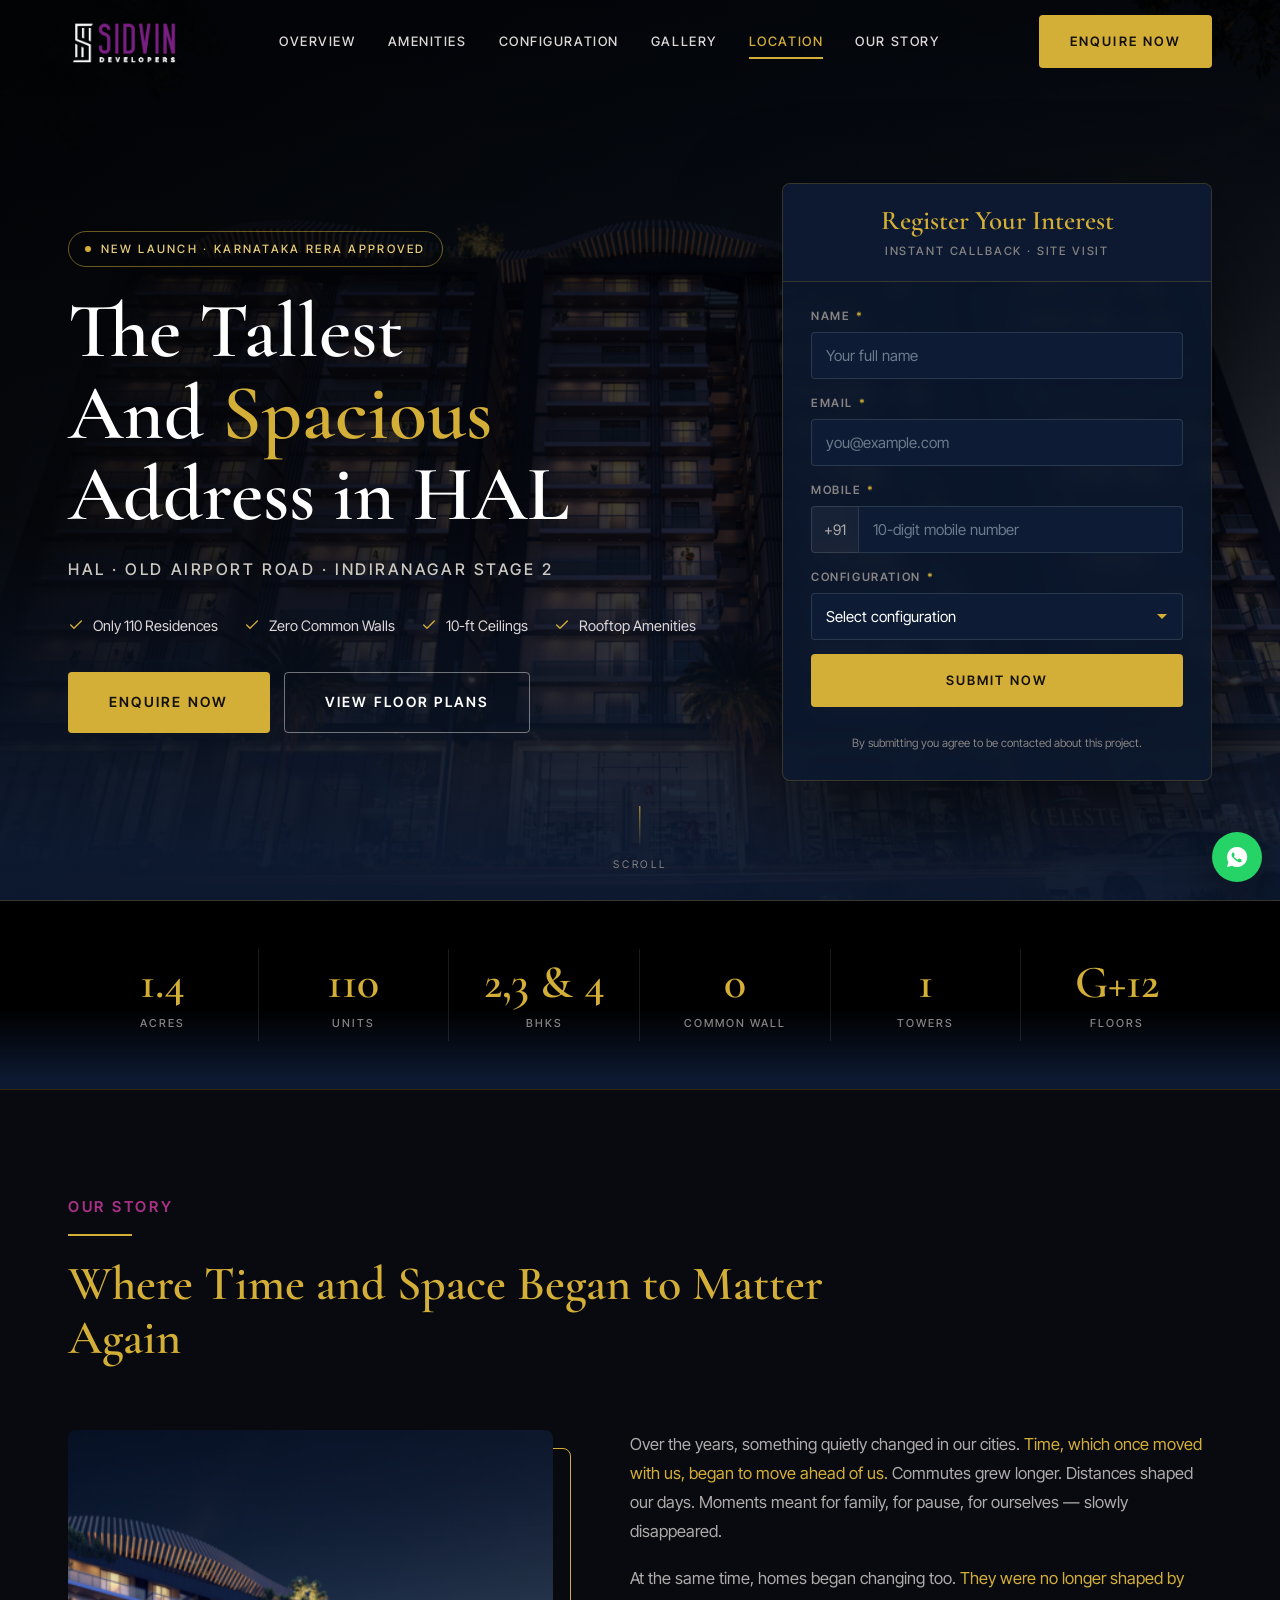
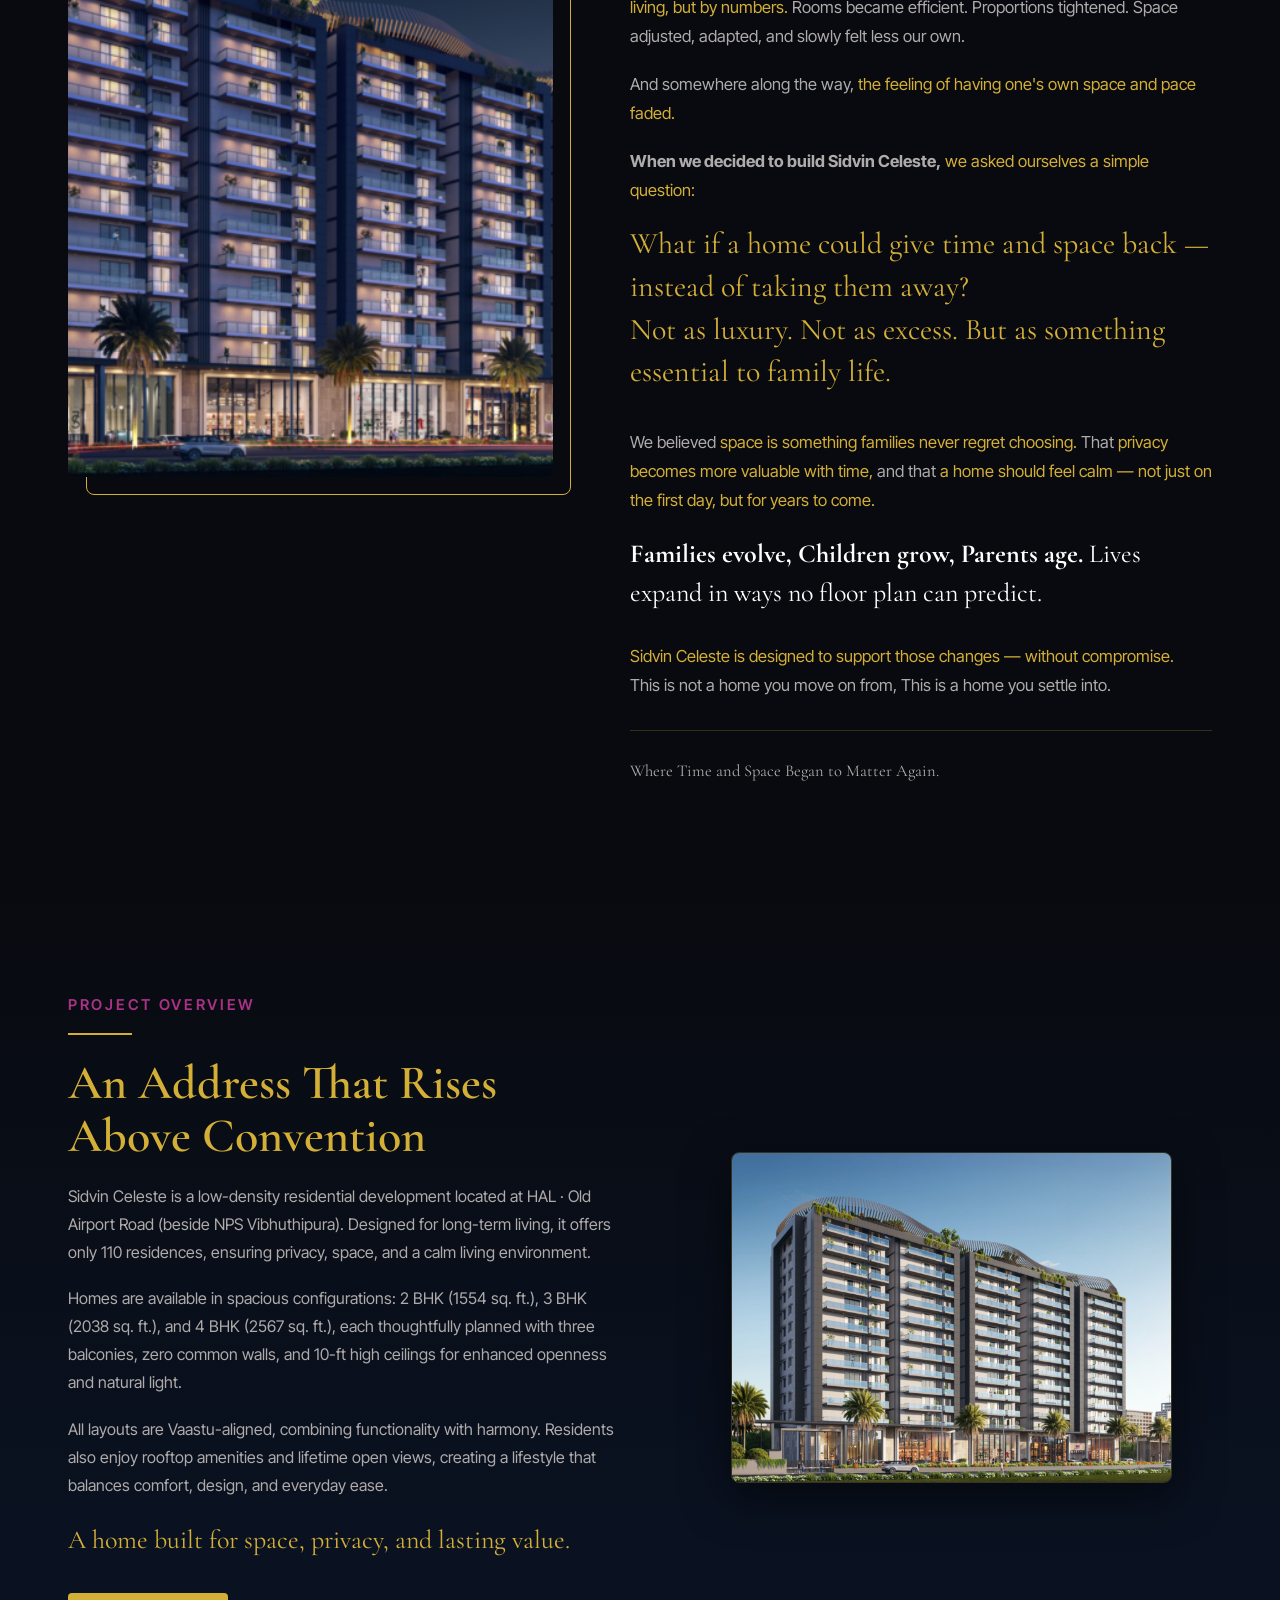
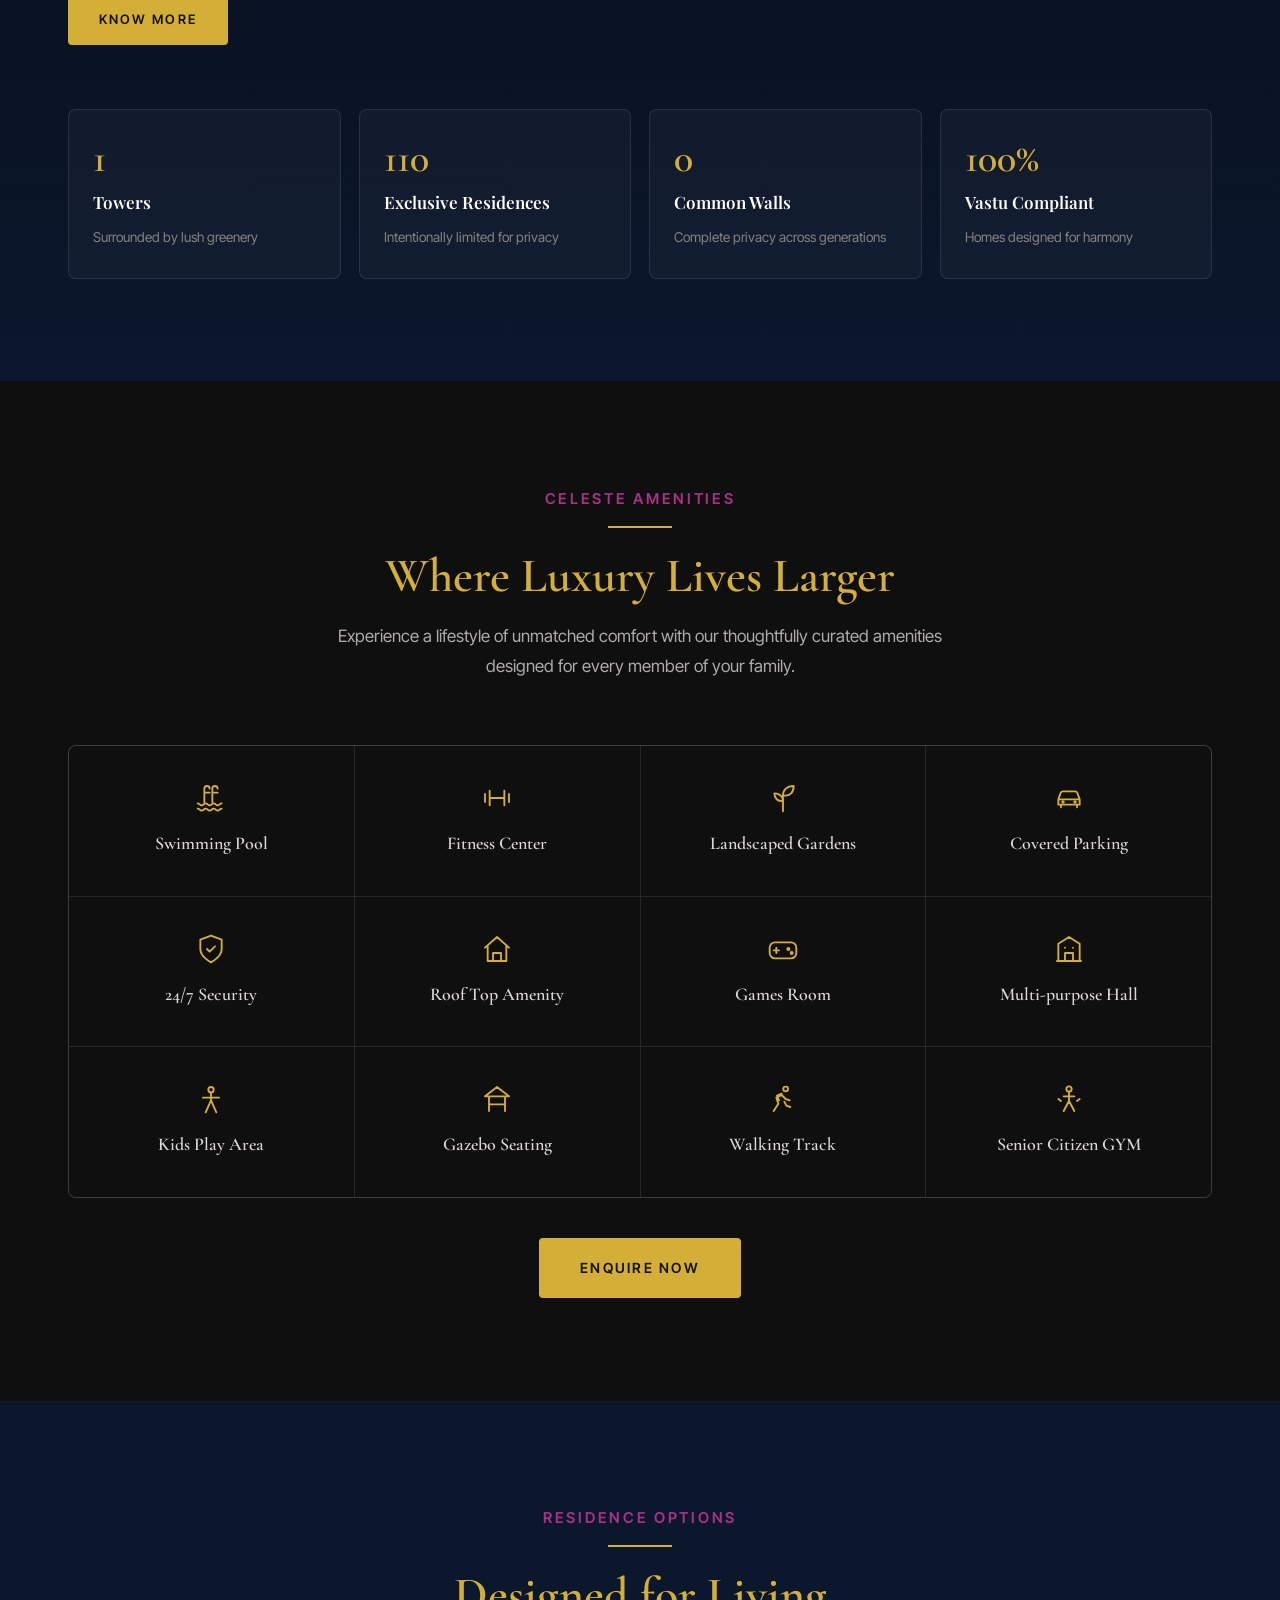
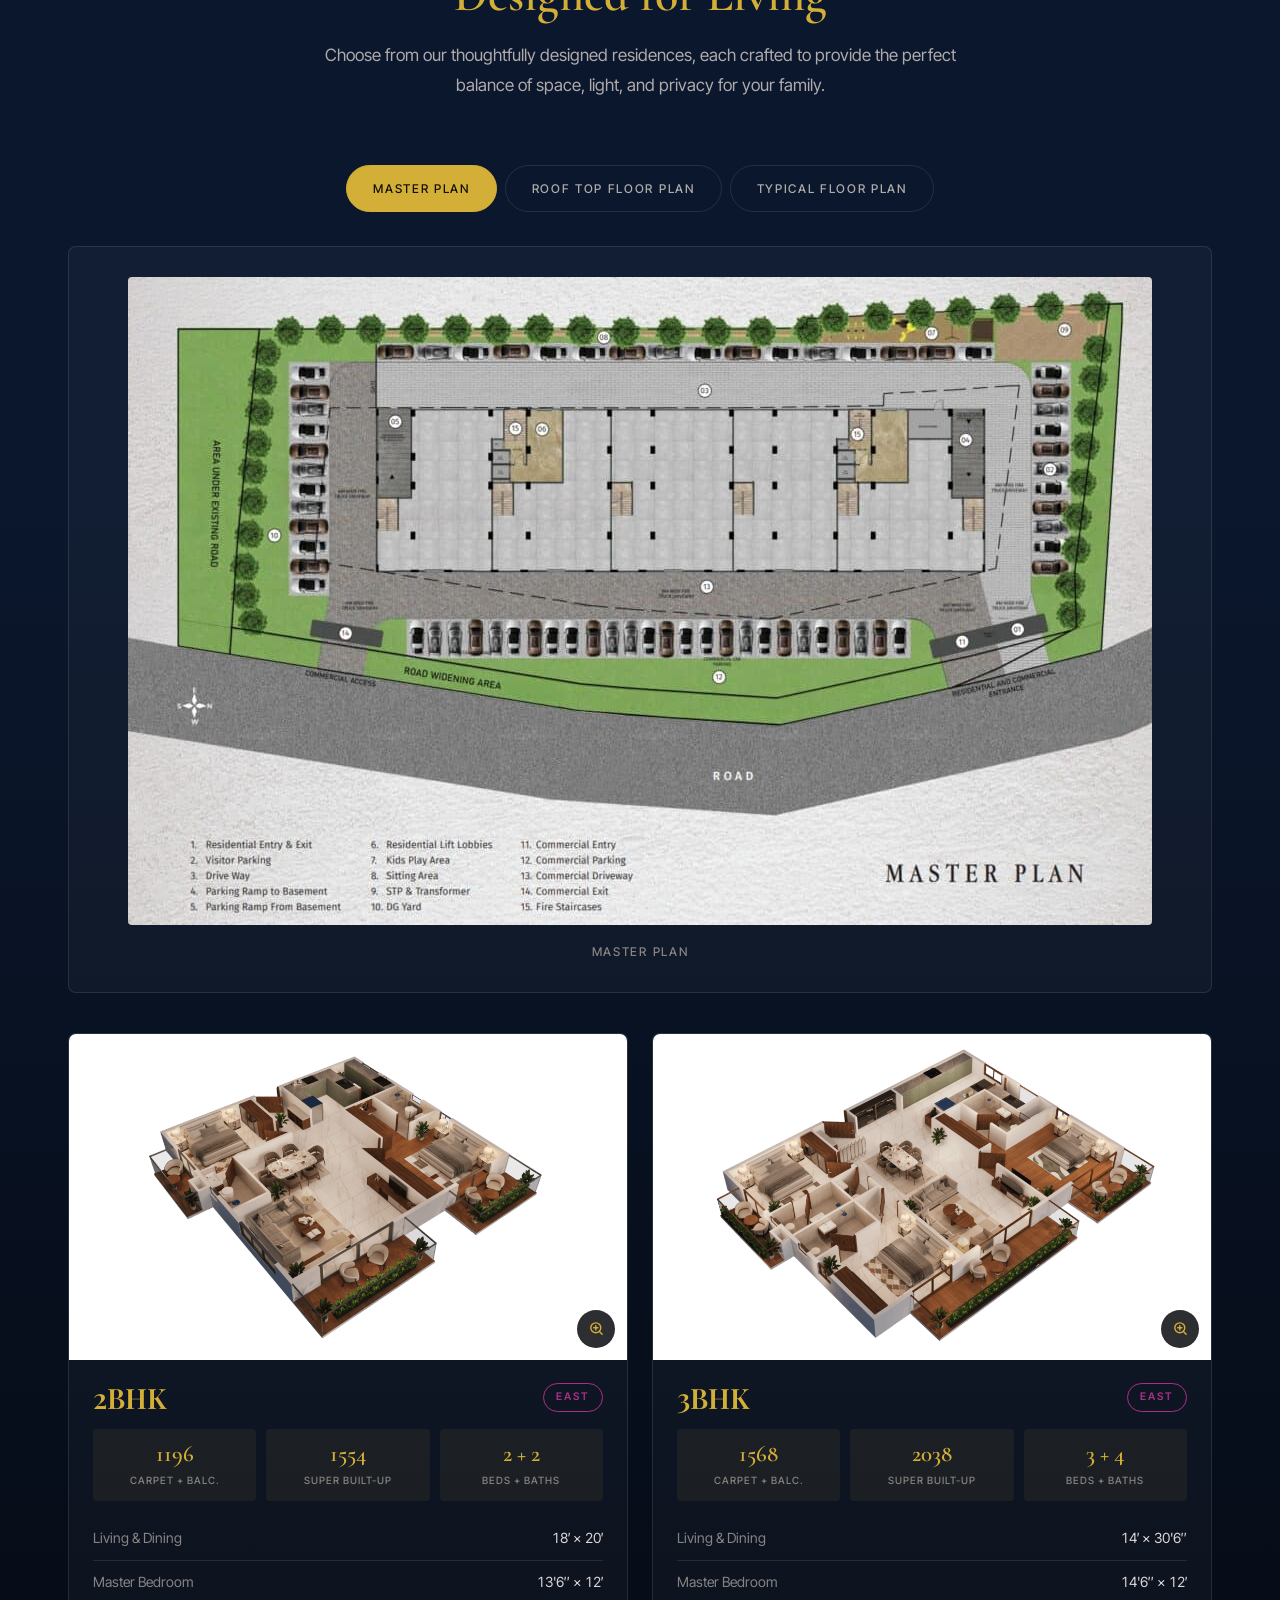
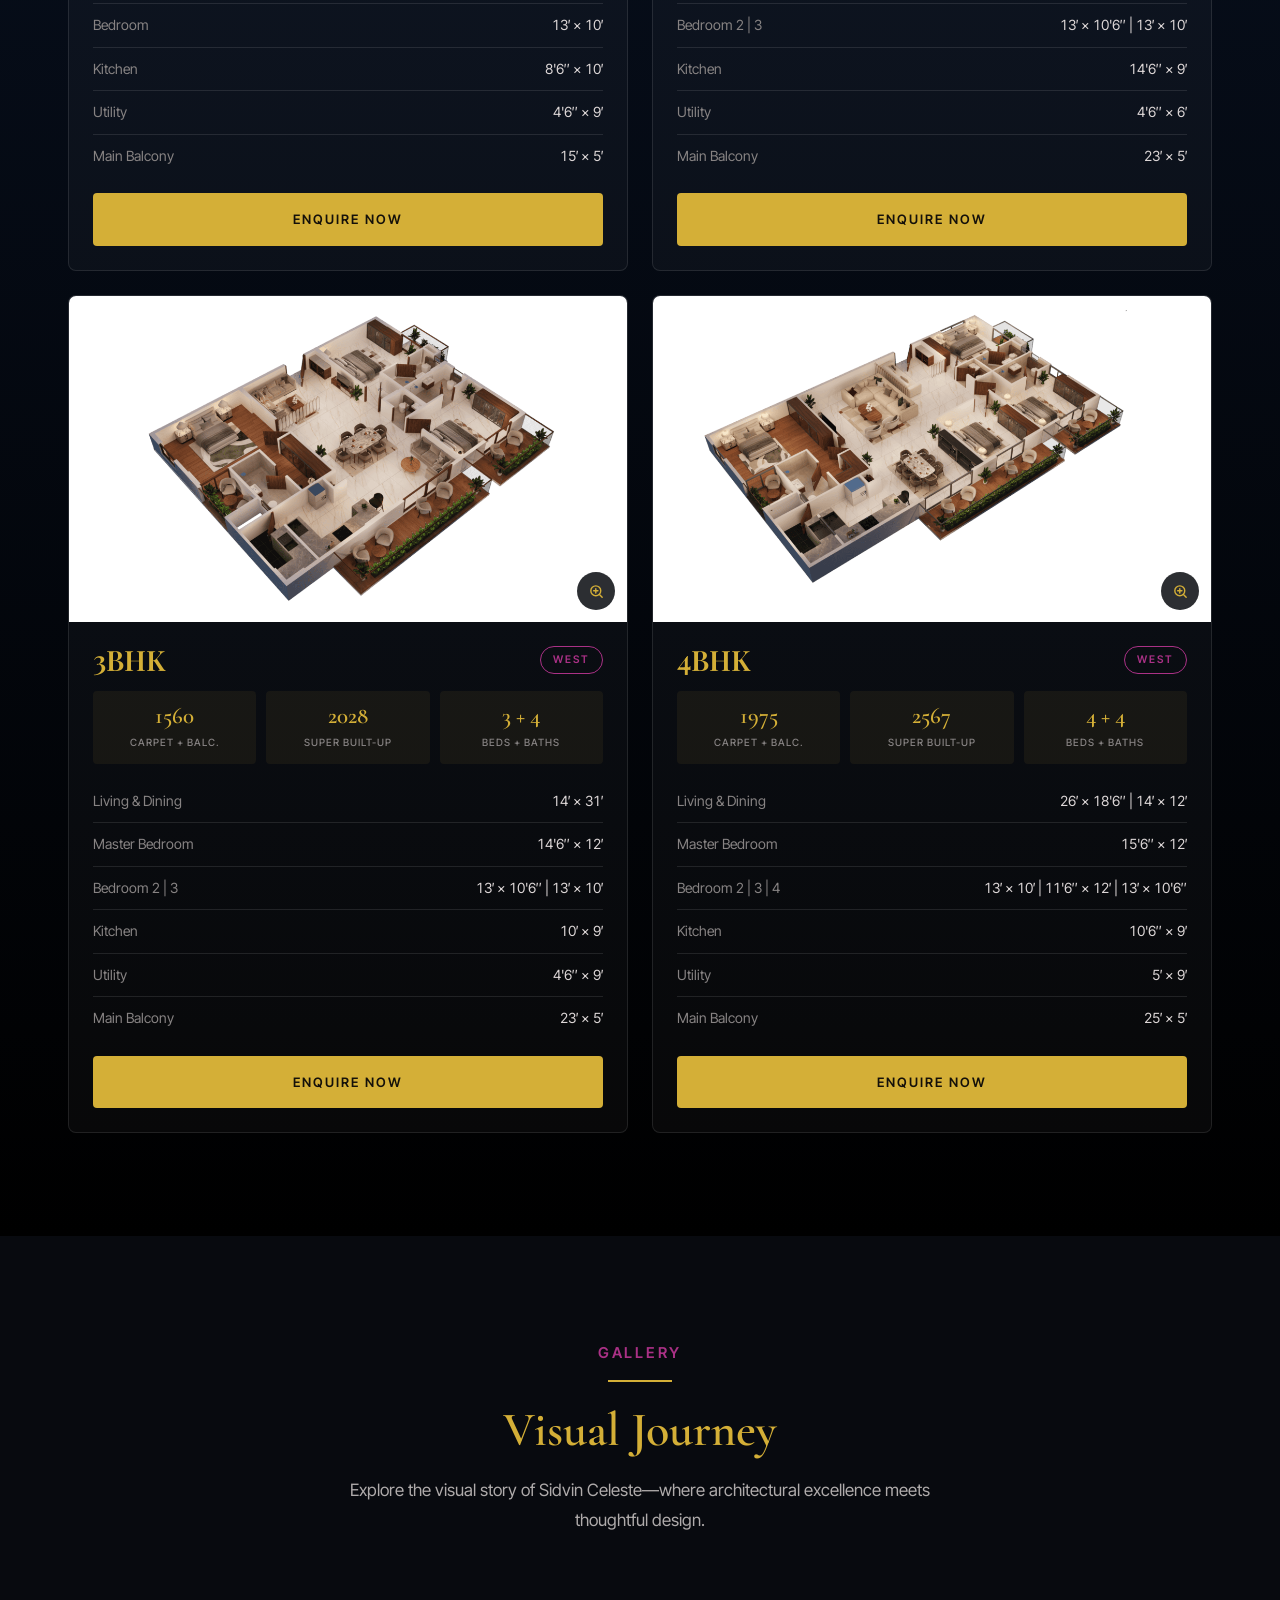
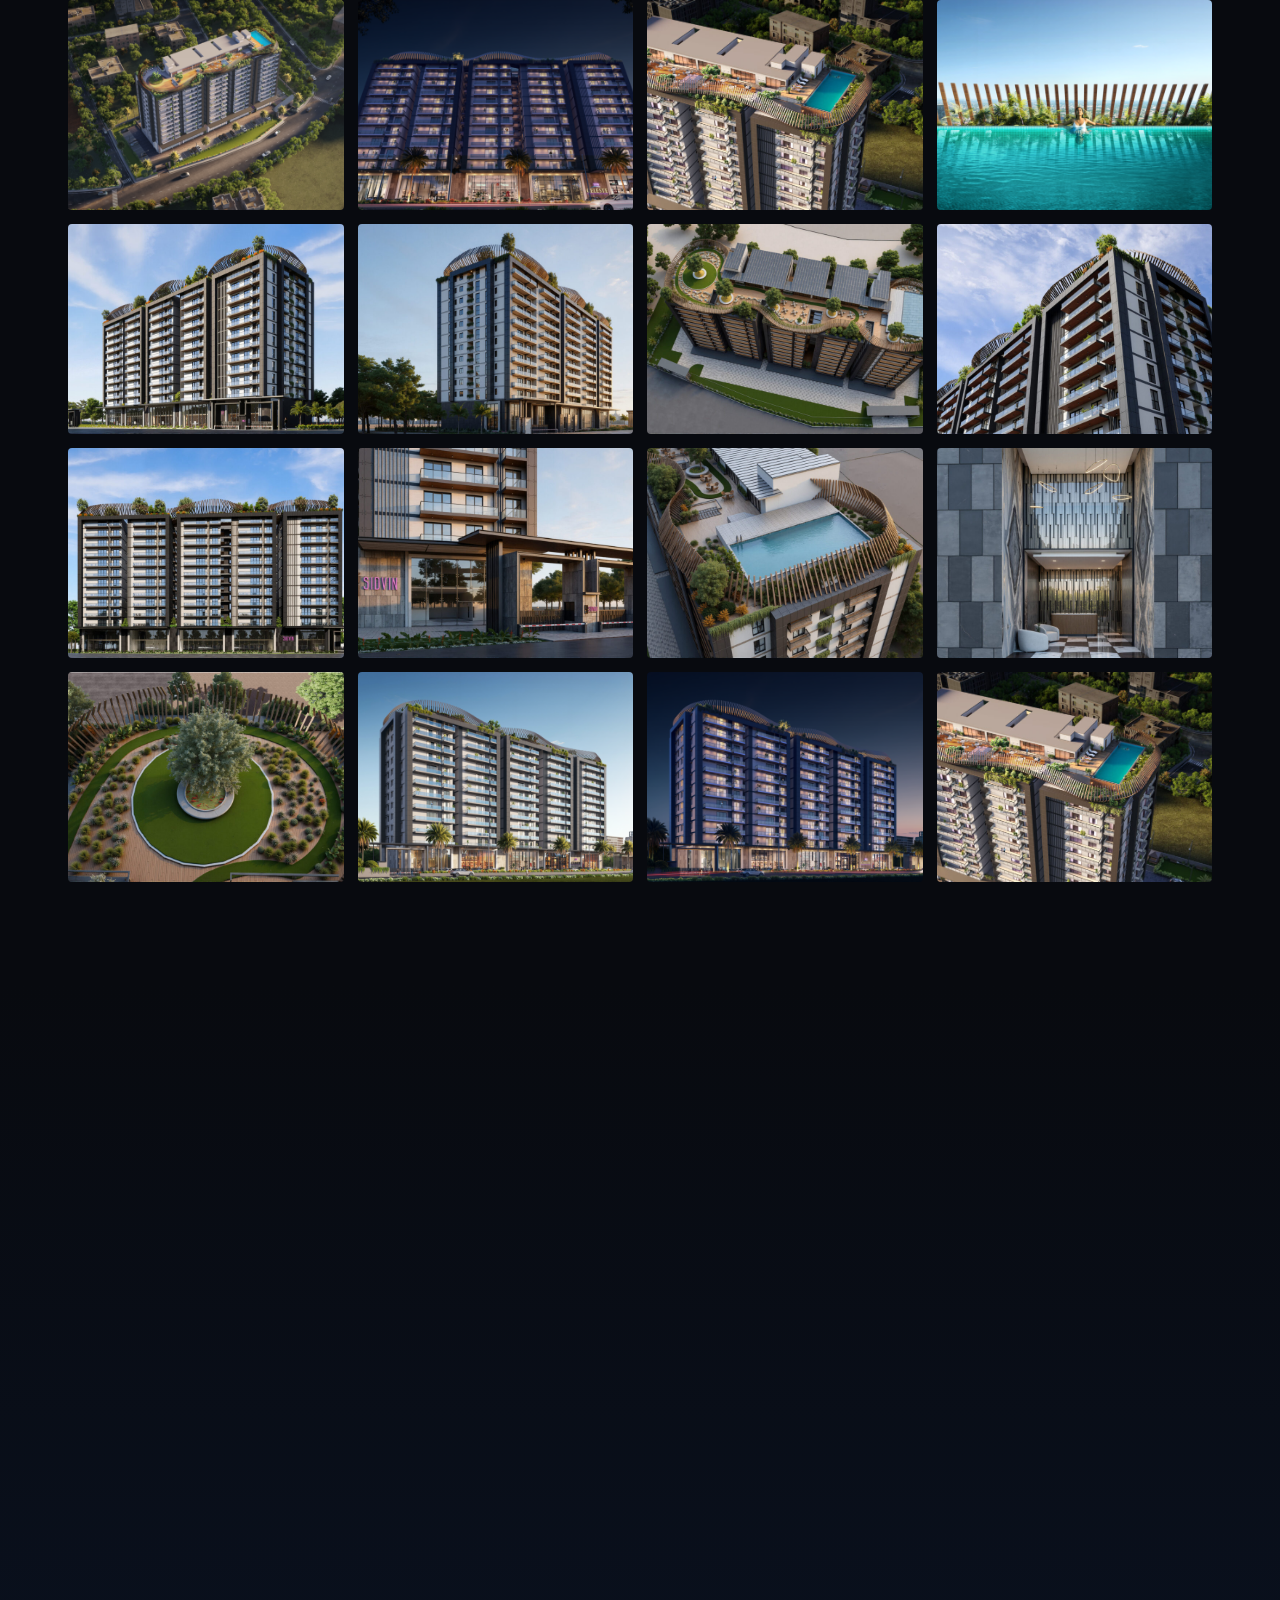
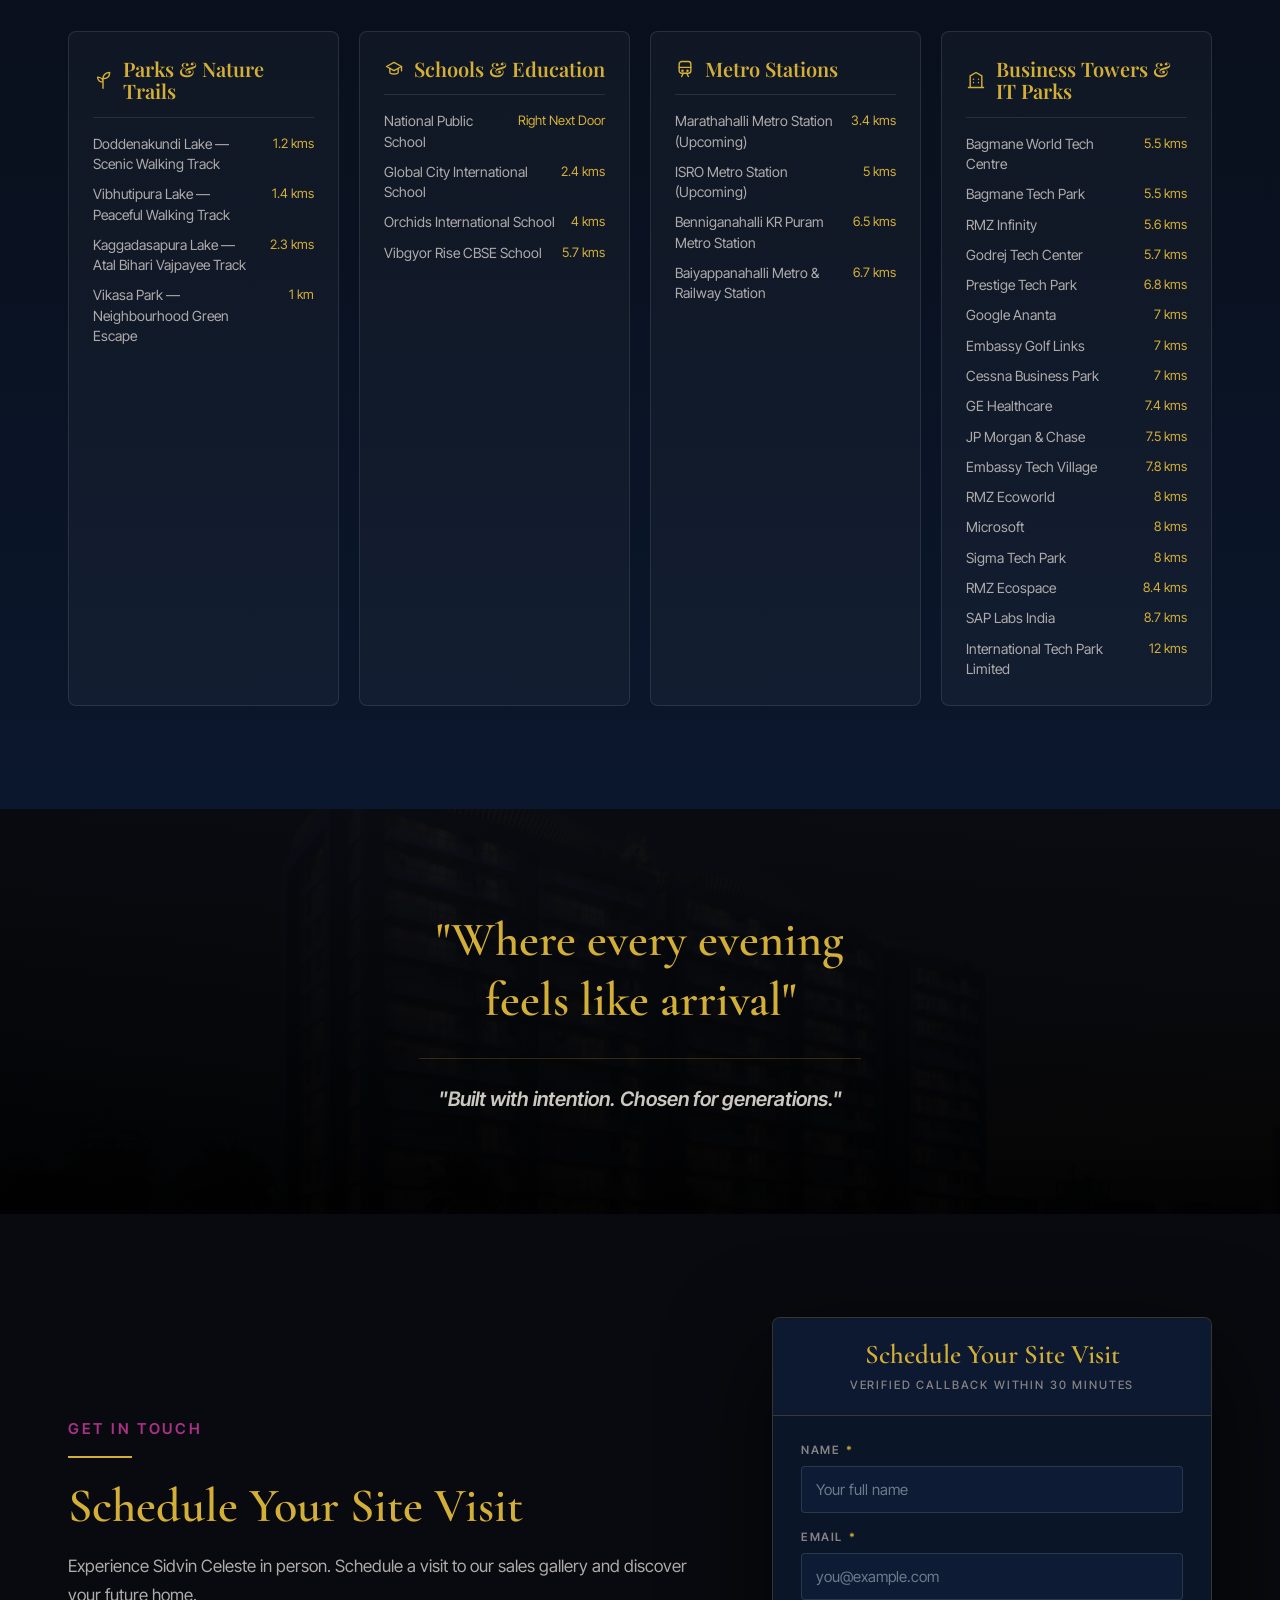
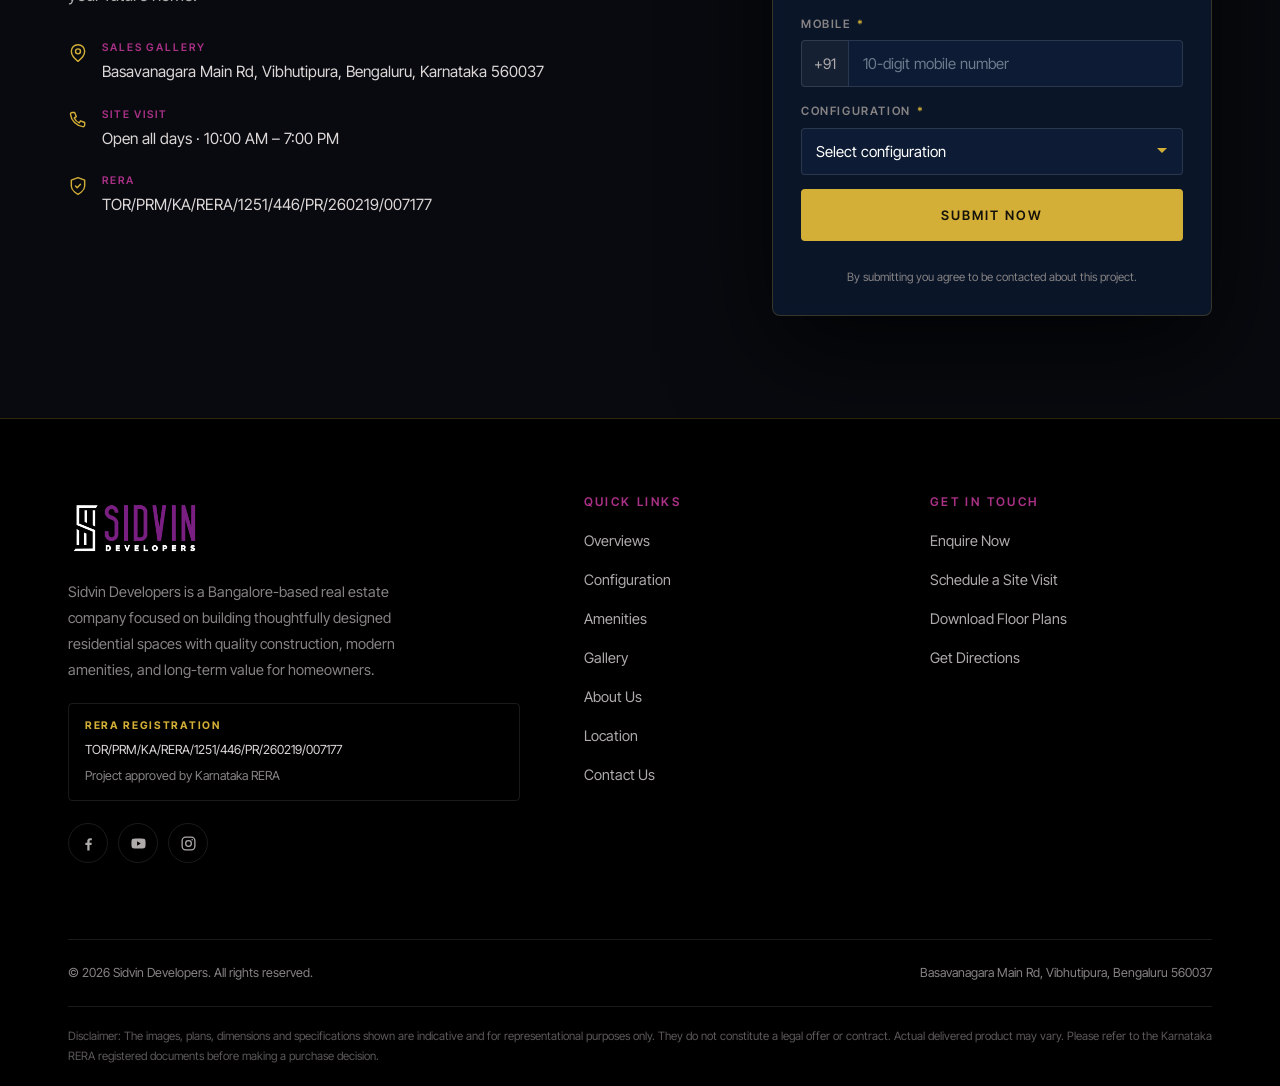
<file: index.html>
<!DOCTYPE html>
<html lang="en">
<head>
<meta charset="utf-8">
<meta name="viewport" content="width=device-width, initial-scale=1">
<title>Sidvin Celeste — The Tallest And Spacious Address in HAL | 2, 3 &amp; 4 BHK</title>
<meta name="description" content="Sidvin Celeste is a premium low-density residential project at HAL, Old Airport Road, Bengaluru. Spacious 2, 3 &amp; 4 BHK apartments with zero common walls, three balconies, 10-ft ceilings and rooftop amenities.">
<link rel="canonical" href="https://sidvinceleste.com/">

<meta property="og:type" content="website">
<meta property="og:title" content="Sidvin Celeste — The Tallest And Spacious Address in HAL">
<meta property="og:description" content="Only 110 residences. 2, 3 &amp; 4 BHK homes with zero common walls, three balconies and lifetime open views.">
<meta property="og:image" content="https://sidvinceleste.com/wp-content/uploads/2026/04/6286-12-AR-BIRD-copy-scaled-1.png">

<link rel="icon" href="assets/images/cropped-cropped-logo-bg.png">

<!-- Fonts taken from the live site: Cormorant Garamond (display), Inter Tight (body), Playfair Display (card titles) -->
<link rel="preconnect" href="https://fonts.googleapis.com">
<link rel="preconnect" href="https://fonts.gstatic.com" crossorigin>
<link href="https://fonts.googleapis.com/css2?family=Cormorant+Garamond:wght@400;500;600;700&family=Inter+Tight:ital,wght@0,300;0,400;0,500;0,600;0,700;1,400;1,600&family=Playfair+Display:wght@500;600;700&display=swap" rel="stylesheet">

<link rel="stylesheet" href="assets/css/styles.css?v=2">
</head>

<body data-page="home">

<!-- ============================== HEADER ============================== -->
<header class="site-header" id="siteHeader">
  <div class="shell">
    <a class="brand" href="index.html" aria-label="Sidvin Celeste home">
      <img src="assets/images/logomain-scaled-1-1024x497.png" alt="Sidvin Celeste">
    </a>

    <nav class="nav" id="primaryNav" aria-label="Primary">
      <a href="#overview">Overview</a>
      <a href="#amenities">Amenities</a>
      <a href="#configuration">Configuration</a>
      <a href="#gallery">Gallery</a>
      <a href="#location">Location</a>
      <a href="#story">Our Story</a>
    </nav>

    <div class="header-actions">
      <button type="button" class="btn header-cta" data-enquiry="header">Enquire Now</button>
      <button type="button" class="nav-toggle" id="navToggle" aria-expanded="false" aria-controls="primaryNav" aria-label="Menu">
        <span></span><span></span><span></span>
      </button>
    </div>
  </div>
</header>

<main>

<!-- =============================== HERO =============================== -->
<section class="hero" id="home">
  <div class="hero-media">
    <img src="assets/images/6286-12-AR-C3-NIGHT-scaled-1-2048x975.png"
         alt="Sidvin Celeste luxury apartment HAL Vibhutipura Bangalore night view" fetchpriority="high">
  </div>

  <div class="shell">
    <div class="hero-copy">
      <span class="hero-tag"><i></i> New Launch · Karnataka RERA Approved</span>

      <h1 class="hero-title">The Tallest And <em>Spacious</em> Address in HAL</h1>

      <p class="hero-sub">HAL · Old Airport Road · Indiranagar Stage 2</p>

      <ul class="hero-points">
        <li><svg viewBox="0 0 24 24" fill="none" stroke="currentColor" stroke-width="2" stroke-linecap="round" stroke-linejoin="round"><polyline points="20 6 9 17 4 12"/></svg> Only 110 Residences</li>
        <li><svg viewBox="0 0 24 24" fill="none" stroke="currentColor" stroke-width="2" stroke-linecap="round" stroke-linejoin="round"><polyline points="20 6 9 17 4 12"/></svg> Zero Common Walls</li>
        <li><svg viewBox="0 0 24 24" fill="none" stroke="currentColor" stroke-width="2" stroke-linecap="round" stroke-linejoin="round"><polyline points="20 6 9 17 4 12"/></svg> 10-ft Ceilings</li>
        <li><svg viewBox="0 0 24 24" fill="none" stroke="currentColor" stroke-width="2" stroke-linecap="round" stroke-linejoin="round"><polyline points="20 6 9 17 4 12"/></svg> Rooftop Amenities</li>
      </ul>

      <div class="hero-actions">
        <button type="button" class="btn btn--lg" data-enquiry="hero-enquire">Enquire Now</button>
        <a class="btn btn--lg btn--ghost-light" href="#configuration">View Floor Plans</a>
      </div>
    </div>

    <!-- ---------------- INLINE HERO FORM ---------------- -->
    <aside class="form-card" aria-labelledby="heroFormTitle">
      <div class="form-card__head">
        <h3 id="heroFormTitle">Register Your Interest</h3>
        <p>Instant Callback · Site Visit</p>
      </div>

      <div class="form-card__body">
        <form class="lead-form" data-source="hero-inline" novalidate>

          <div class="field">
            <label for="h-name">Name <span class="req">*</span></label>
            <input id="h-name" name="name" type="text" placeholder="Your full name" autocomplete="name" required>
            <span class="field-error"></span>
          </div>

          <div class="field">
            <label for="h-email">Email <span class="req">*</span></label>
            <input id="h-email" name="email" type="email" placeholder="you@example.com" autocomplete="email" required>
            <span class="field-error"></span>
          </div>

          <div class="field field--phone">
            <label for="h-phone">Mobile <span class="req">*</span>
              <span class="verified-badge" hidden>
                <svg viewBox="0 0 24 24" fill="none" stroke="currentColor" stroke-width="2.4" stroke-linecap="round" stroke-linejoin="round"><polyline points="20 6 9 17 4 12"/></svg>
                Verified
              </span>
            </label>
            <div class="phone-wrap">
              <span class="cc">+91</span>
              <input id="h-phone" name="phone" type="tel" inputmode="numeric" maxlength="10"
                     placeholder="10-digit mobile number" autocomplete="tel-national" required>
            </div>
            <span class="field-error"></span>
          </div>

          <div class="field">
            <label for="h-config">Configuration <span class="req">*</span></label>
            <select id="h-config" name="configuration" required>
              <option value="">Select configuration</option>
              <option value="2 BHK">2 BHK</option>
              <option value="3 BHK">3 BHK</option>
              <option value="4 BHK">4 BHK</option>
            </select>
            <span class="field-error"></span>
          </div>

          <!-- OTP -->
          <div class="otp-panel" hidden>
            <div class="otp-panel__head">
              <span>OTP sent to <strong class="otp-target"></strong></span>
              <button type="button" class="otp-edit">Change</button>
            </div>
            <div class="otp-row">
              <input name="otp" type="text" inputmode="numeric" maxlength="6" placeholder="••••••" aria-label="Enter OTP">
              <button type="button" class="btn otp-verify">Verify</button>
            </div>
            <div class="otp-foot">
              <p class="otp-message"></p>
              <button type="button" class="otp-resend">Resend OTP</button>
            </div>
          </div>

          <button type="submit" class="btn btn--block form-submit">Submit Now</button>
          <p class="form-message"></p>
          <p class="form-consent">By submitting you agree to be contacted about this project.</p>
        </form>
      </div>
    </aside>
  </div>

  <div class="hero-scroll" aria-hidden="true">
    <span></span>
    Scroll
  </div>
</section>

<!-- ============================== STATS =============================== -->
<section class="stats">
  <div class="shell">
    <div class="stat"><b>1.4</b><span>Acres</span></div>
    <div class="stat"><b>110</b><span>Units</span></div>
    <div class="stat"><b>2,3 &amp; 4</b><span>BHKs</span></div>
    <div class="stat"><b>0</b><span>Common Wall</span></div>
    <div class="stat"><b>1</b><span>Towers</span></div>
    <div class="stat"><b>G+12</b><span>Floors</span></div>
  </div>
</section>

<!-- ============================== STORY ============================== -->
<section class="section story" id="story">
  <div class="shell">
    <div class="section-head reveal">
      <span class="eyebrow">Our Story</span>
      <div class="rule"></div>
      <h2 class="section-title">Where Time and Space Began to Matter Again</h2>
    </div>

    <div class="story-grid">
      <figure class="story-figure reveal">
        <img src="assets/images/6286-12-AR-C2-NIGHT-copy-scaled-1-1024x522.png"
             alt="Sidvin Celeste apartment night view HAL Vibhutipura Bangalore" loading="lazy">
      </figure>

      <!-- The gold <span>s mirror the live page, where these exact phrases are
           wrapped in style="color:#d4af37". -->
      <div class="story-body reveal">
        <p>Over the years, something quietly changed in our cities. <span class="gold">Time, which once moved with us, began to move ahead of us.</span> Commutes grew longer. Distances shaped our days. Moments meant for family, for pause, for ourselves — slowly disappeared.</p>

        <p>At the same time, homes began changing too. <span class="gold">They were no longer shaped by living, but by numbers.</span> Rooms became efficient. Proportions tightened. Space adjusted, adapted, and slowly felt less our own.</p>

        <p>And somewhere along the way,<span class="gold"> the feeling of having one's own space and pace faded.</span></p>

        <p><strong>When we decided to build Sidvin Celeste,</strong> <span class="gold">we asked ourselves a simple question:</span></p>

        <p class="lead">What if a home could give time and space back — instead of taking them away?<br>
        Not as luxury. Not as excess. But as something essential to family life.</p>

        <p>We believed <span class="gold">space is something families never regret choosing.</span> That <span class="gold">privacy becomes more valuable with time,</span> and that<span class="gold"> a home should feel calm — not just on the first day, but for years to come.</span></p>

        <p class="emphasis"><strong>Families evolve, Children grow, Parents age.</strong> Lives expand in ways no floor plan can predict.</p>

        <p><span class="gold">Sidvin Celeste is designed to support those changes — without compromise.</span><br>This is not a home you move on from, This is a home you settle into.</p>

        <p class="story-close">Where Time and Space Began to Matter Again.</p>
      </div>
    </div>
  </div>
</section>

<!-- ============================= OVERVIEW ============================= -->
<section class="section overview" id="overview">
  <div class="shell">
    <div class="overview-grid">
      <div class="overview-body reveal">
        <span class="eyebrow">Project Overview</span>
        <div class="rule"></div>
        <h2 class="section-title">An Address That Rises Above Convention</h2>

        <p>Sidvin Celeste is a low-density residential development located at HAL · Old Airport Road (beside NPS Vibhuthipura). Designed for long-term living, it offers only 110 residences, ensuring privacy, space, and a calm living environment.</p>

        <p>Homes are available in spacious configurations: 2 BHK (1554 sq. ft.), 3 BHK (2038 sq. ft.), and 4 BHK (2567 sq. ft.), each thoughtfully planned with three balconies, zero common walls, and 10-ft high ceilings for enhanced openness and natural light.</p>

        <p>All layouts are Vaastu-aligned, combining functionality with harmony. Residents also enjoy rooftop amenities and lifetime open views, creating a lifestyle that balances comfort, design, and everyday ease.</p>

        <p class="tagline">A home built for space, privacy, and lasting value.</p>

        <p style="margin-top:26px;"><button type="button" class="btn" data-enquiry="overview-know-more">Know More</button></p>
      </div>

      <figure class="overview-figure reveal">
        <img src="assets/images/new-high-pic-1-compressed--1024x522.png"
             alt="Sidvin Celeste front elevation" loading="lazy">
      </figure>
    </div>

    <div class="spec-grid">
      <div class="spec reveal"><b>1</b><strong>Towers</strong><span>Surrounded by lush greenery</span></div>
      <div class="spec reveal"><b>110</b><strong>Exclusive Residences</strong><span>Intentionally limited for privacy</span></div>
      <div class="spec reveal"><b>0</b><strong>Common Walls</strong><span>Complete privacy across generations</span></div>
      <div class="spec reveal"><b>100%</b><strong>Vastu Compliant</strong><span>Homes designed for harmony</span></div>
    </div>
  </div>
</section>

<!-- ============================ AMENITIES ============================ -->
<section class="section amenities" id="amenities">
  <div class="shell">
    <div class="section-head section-head--center reveal">
      <span class="eyebrow">Celeste Amenities</span>
      <div class="rule"></div>
      <h2 class="section-title">Where Luxury Lives Larger</h2>
      <p class="section-sub">Experience a lifestyle of unmatched comfort with our thoughtfully curated amenities designed for every member of your family.</p>
    </div>

    <div class="amenity-grid reveal">
      <div class="amenity"><svg viewBox="0 0 24 24" fill="none" stroke="currentColor" stroke-linecap="round" stroke-linejoin="round"><path d="M2 16c1.5 0 1.5 1.5 3 1.5S6.5 16 8 16s1.5 1.5 3 1.5S12.5 16 14 16s1.5 1.5 3 1.5S18.5 16 20 16M2 20c1.5 0 1.5 1.5 3 1.5S6.5 20 8 20s1.5 1.5 3 1.5S12.5 20 14 20s1.5 1.5 3 1.5S18.5 20 20 20M7 15V5a2 2 0 0 1 4 0M13 15V5a2 2 0 0 1 4 0M7 8h4M13 8h4"/></svg><span>Swimming Pool</span></div>
      <div class="amenity"><svg viewBox="0 0 24 24" fill="none" stroke="currentColor" stroke-linecap="round" stroke-linejoin="round"><path d="M6.5 6.5v11M17.5 6.5v11M3 9v6M21 9v6M6.5 12h11"/></svg><span>Fitness Center</span></div>
      <div class="amenity"><svg viewBox="0 0 24 24" fill="none" stroke="currentColor" stroke-linecap="round" stroke-linejoin="round"><path d="M12 22V10M12 10c0-4 3-7 8-7 0 5-3 8-8 7ZM12 14c0-3-2.5-5.5-6.5-5.5C5.5 12 8 15 12 14Z"/></svg><span>Landscaped Gardens</span></div>
      <div class="amenity"><svg viewBox="0 0 24 24" fill="none" stroke="currentColor" stroke-linecap="round" stroke-linejoin="round"><path d="M5 17h14M6 17v2M18 17v2M4 13l1.6-4.5A2 2 0 0 1 7.5 7h9a2 2 0 0 1 1.9 1.5L20 13M4 13h16v4H4z"/><circle cx="7.5" cy="15" r=".6"/><circle cx="16.5" cy="15" r=".6"/></svg><span>Covered Parking</span></div>
      <div class="amenity"><svg viewBox="0 0 24 24" fill="none" stroke="currentColor" stroke-linecap="round" stroke-linejoin="round"><path d="M12 22s8-4 8-10V5l-8-3-8 3v7c0 6 8 10 8 10Z"/><path d="m9 12 2 2 4-4"/></svg><span>24/7 Security</span></div>
      <div class="amenity"><svg viewBox="0 0 24 24" fill="none" stroke="currentColor" stroke-linecap="round" stroke-linejoin="round"><path d="M3 11 12 3l9 8M5 10v11h14V10M9 21v-6h6v6"/></svg><span>Roof Top Amenity</span></div>
      <div class="amenity"><svg viewBox="0 0 24 24" fill="none" stroke="currentColor" stroke-linecap="round" stroke-linejoin="round"><rect x="2" y="7" width="20" height="12" rx="4"/><path d="M7 11v4M5 13h4"/><circle cx="16" cy="12" r=".8"/><circle cx="18.5" cy="15" r=".8"/></svg><span>Games Room</span></div>
      <div class="amenity"><svg viewBox="0 0 24 24" fill="none" stroke="currentColor" stroke-linecap="round" stroke-linejoin="round"><path d="M3 21h18M4 21V8l8-5 8 5v13M9 21v-6h6v6M9 11h.01M15 11h.01"/></svg><span>Multi-purpose Hall</span></div>
      <div class="amenity"><svg viewBox="0 0 24 24" fill="none" stroke="currentColor" stroke-linecap="round" stroke-linejoin="round"><circle cx="12" cy="5" r="2"/><path d="M12 7v6M8 22l4-9 4 9M6 11h12"/></svg><span>Kids Play Area</span></div>
      <div class="amenity"><svg viewBox="0 0 24 24" fill="none" stroke="currentColor" stroke-linecap="round" stroke-linejoin="round"><path d="M12 3 3 10h18L12 3ZM6 10v11M18 10v11M6 16h12"/></svg><span>Gazebo Seating</span></div>
      <div class="amenity"><svg viewBox="0 0 24 24" fill="none" stroke="currentColor" stroke-linecap="round" stroke-linejoin="round"><circle cx="14" cy="4.5" r="1.8"/><path d="m5 21 3.5-5.5L7 11l4-2 3 3 3 1M9 13l-1.5-3.5L11 8M13 14l1.5 3 3 1"/></svg><span>Walking Track</span></div>
      <div class="amenity"><svg viewBox="0 0 24 24" fill="none" stroke="currentColor" stroke-linecap="round" stroke-linejoin="round"><circle cx="12" cy="4.5" r="2"/><path d="M12 6.5v7M8 21l4-7.5 4 7.5M8 10h8M6 13.5 4 12M18 13.5 20 12"/></svg><span>Senior Citizen GYM</span></div>
    </div>

    <div class="amenities-cta reveal">
      <button type="button" class="btn btn--lg" data-enquiry="amenities">Enquire Now</button>
    </div>
  </div>
</section>

<!-- ========================== CONFIGURATION ========================== -->
<section class="section config" id="configuration">
  <div class="shell">
    <div class="section-head section-head--center reveal">
      <span class="eyebrow">Residence Options</span>
      <div class="rule"></div>
      <h2 class="section-title">Designed for Living</h2>
      <p class="section-sub">Choose from our thoughtfully designed residences, each crafted to provide the perfect balance of space, light, and privacy for your family.</p>
    </div>

    <!-- Floor plan tabs -->
    <div class="tabs reveal" role="tablist" aria-label="Site plans">
      <button class="tab is-active" role="tab" aria-selected="true"  data-tab="master">Master Plan</button>
      <button class="tab"           role="tab" aria-selected="false" data-tab="rooftop">Roof Top Floor Plan</button>
      <button class="tab"           role="tab" aria-selected="false" data-tab="typical">Typical Floor Plan</button>
    </div>

    <div class="tab-panel is-active" id="tab-master" role="tabpanel">
      <figure class="plan-figure">
        <img data-full="assets/images/WhatsApp-Image-2026-03-17-at-3.31.44-AM-1-1.jpeg" src="assets/images/WhatsApp-Image-2026-03-17-at-3.31.44-AM-1-1-1024x648.jpeg"
             alt="Sidvin Celeste master plan" loading="lazy" data-lightbox data-caption="Master Plan">
        <figcaption>Master Plan</figcaption>
      </figure>
    </div>

    <div class="tab-panel" id="tab-rooftop" role="tabpanel">
      <figure class="plan-figure">
        <img data-full="assets/images/WhatsApp-Image-2026-03-17-at-3.31.44-AM-2.jpeg" src="assets/images/WhatsApp-Image-2026-03-17-at-3.31.44-AM-2-1024x645.jpeg"
             alt="Sidvin Celeste roof top floor plan" loading="lazy" data-lightbox data-caption="Roof Top Floor Plan">
        <figcaption>Roof Top Floor Plan</figcaption>
      </figure>
    </div>

    <div class="tab-panel" id="tab-typical" role="tabpanel">
      <figure class="plan-figure">
        <img data-full="assets/images/WhatsApp-Image-2026-03-17-at-3.31.44-AM-3.jpeg" src="assets/images/WhatsApp-Image-2026-03-17-at-3.31.44-AM-3-1024x399.jpeg"
             alt="Sidvin Celeste typical floor plan" loading="lazy" data-lightbox data-caption="Typical Floor Plan">
        <figcaption>Typical Floor Plan</figcaption>
      </figure>
    </div>

    <!-- Unit plans -->
    <div class="plan-grid" style="margin-top:40px;">

      <!-- 2 BHK EAST -->
      <article class="plan-card reveal">
        <div class="plan-card__img">
          <img data-full="assets/images/2BHK-EAST-FACING-1-scaled-1.png" src="assets/images/2BHK-EAST-FACING-1-scaled-1-1024x576.png"
               alt="2 BHK East facing floor plan" loading="lazy">
          <button type="button" class="zoom" data-lightbox-btn data-caption="2BHK East — 1554 sqft" aria-label="Enlarge plan">
            <svg viewBox="0 0 24 24" fill="none" stroke="currentColor" stroke-width="2" stroke-linecap="round"><circle cx="11" cy="11" r="7"/><path d="m20 20-3.5-3.5M11 8v6M8 11h6"/></svg>
          </button>
        </div>
        <div class="plan-card__body">
          <div class="plan-card__title"><h3>2BHK</h3><span class="facing">East</span></div>
          <div class="plan-areas">
            <div><b>1196</b><span>Carpet + Balc.</span></div>
            <div><b>1554</b><span>Super Built-Up</span></div>
            <div><b>2 + 2</b><span>Beds + Baths</span></div>
          </div>
          <table class="plan-table">
            <tbody>
              <tr><th>Living &amp; Dining</th><td>18′ × 20′</td></tr>
              <tr><th>Master Bedroom</th><td>13'6″ × 12′</td></tr>
              <tr><th>Bedroom</th><td>13′ × 10′</td></tr>
              <tr><th>Kitchen</th><td>8'6″ × 10′</td></tr>
              <tr><th>Utility</th><td>4'6″ × 9′</td></tr>
              <tr><th>Main Balcony</th><td>15′ × 5′</td></tr>
            </tbody>
          </table>
          <button type="button" class="btn btn--block" data-enquiry="plan-2bhk-east">Enquire Now</button>
        </div>
      </article>

      <!-- 3 BHK EAST -->
      <article class="plan-card reveal">
        <div class="plan-card__img">
          <img data-full="assets/images/3BHK-EAST-FACING-scaled-1.png" src="assets/images/3BHK-EAST-FACING-scaled-1-1024x576.png"
               alt="3 BHK East facing floor plan" loading="lazy">
          <button type="button" class="zoom" data-lightbox-btn data-caption="3BHK East — 2038 sqft" aria-label="Enlarge plan">
            <svg viewBox="0 0 24 24" fill="none" stroke="currentColor" stroke-width="2" stroke-linecap="round"><circle cx="11" cy="11" r="7"/><path d="m20 20-3.5-3.5M11 8v6M8 11h6"/></svg>
          </button>
        </div>
        <div class="plan-card__body">
          <div class="plan-card__title"><h3>3BHK</h3><span class="facing">East</span></div>
          <div class="plan-areas">
            <div><b>1568</b><span>Carpet + Balc.</span></div>
            <div><b>2038</b><span>Super Built-Up</span></div>
            <div><b>3 + 4</b><span>Beds + Baths</span></div>
          </div>
          <table class="plan-table">
            <tbody>
              <tr><th>Living &amp; Dining</th><td>14′ × 30'6″</td></tr>
              <tr><th>Master Bedroom</th><td>14'6″ × 12′</td></tr>
              <tr><th>Bedroom 2 | 3</th><td>13′ × 10'6″ | 13′ × 10′</td></tr>
              <tr><th>Kitchen</th><td>14'6″ × 9′</td></tr>
              <tr><th>Utility</th><td>4'6″ × 6′</td></tr>
              <tr><th>Main Balcony</th><td>23′ × 5′</td></tr>
            </tbody>
          </table>
          <button type="button" class="btn btn--block" data-enquiry="plan-3bhk-east">Enquire Now</button>
        </div>
      </article>

      <!-- 3 BHK WEST -->
      <article class="plan-card reveal">
        <div class="plan-card__img">
          <img data-full="assets/images/3BHK-WEST-FACING-scaled-1.png" src="assets/images/3BHK-WEST-FACING-scaled-1-1024x576.png"
               alt="3 BHK West facing floor plan" loading="lazy">
          <button type="button" class="zoom" data-lightbox-btn data-caption="3BHK West — 2028 sqft" aria-label="Enlarge plan">
            <svg viewBox="0 0 24 24" fill="none" stroke="currentColor" stroke-width="2" stroke-linecap="round"><circle cx="11" cy="11" r="7"/><path d="m20 20-3.5-3.5M11 8v6M8 11h6"/></svg>
          </button>
        </div>
        <div class="plan-card__body">
          <div class="plan-card__title"><h3>3BHK</h3><span class="facing">West</span></div>
          <div class="plan-areas">
            <div><b>1560</b><span>Carpet + Balc.</span></div>
            <div><b>2028</b><span>Super Built-Up</span></div>
            <div><b>3 + 4</b><span>Beds + Baths</span></div>
          </div>
          <table class="plan-table">
            <tbody>
              <tr><th>Living &amp; Dining</th><td>14′ × 31′</td></tr>
              <tr><th>Master Bedroom</th><td>14'6″ × 12′</td></tr>
              <tr><th>Bedroom 2 | 3</th><td>13′ × 10'6″ | 13′ × 10′</td></tr>
              <tr><th>Kitchen</th><td>10′ × 9′</td></tr>
              <tr><th>Utility</th><td>4'6″ × 9′</td></tr>
              <tr><th>Main Balcony</th><td>23′ × 5′</td></tr>
            </tbody>
          </table>
          <button type="button" class="btn btn--block" data-enquiry="plan-3bhk-west">Enquire Now</button>
        </div>
      </article>

      <!-- 4 BHK WEST -->
      <article class="plan-card reveal">
        <div class="plan-card__img">
          <img data-full="assets/images/4-BHK-WEST-FACING-scaled-1.png" src="assets/images/4-BHK-WEST-FACING-scaled-1-1024x576.png"
               alt="4 BHK West facing floor plan" loading="lazy">
          <button type="button" class="zoom" data-lightbox-btn data-caption="4BHK West — 2567 sqft" aria-label="Enlarge plan">
            <svg viewBox="0 0 24 24" fill="none" stroke="currentColor" stroke-width="2" stroke-linecap="round"><circle cx="11" cy="11" r="7"/><path d="m20 20-3.5-3.5M11 8v6M8 11h6"/></svg>
          </button>
        </div>
        <div class="plan-card__body">
          <div class="plan-card__title"><h3>4BHK</h3><span class="facing">West</span></div>
          <div class="plan-areas">
            <div><b>1975</b><span>Carpet + Balc.</span></div>
            <div><b>2567</b><span>Super Built-Up</span></div>
            <div><b>4 + 4</b><span>Beds + Baths</span></div>
          </div>
          <table class="plan-table">
            <tbody>
              <tr><th>Living &amp; Dining</th><td>26′ × 18'6″ | 14′ × 12′</td></tr>
              <tr><th>Master Bedroom</th><td>15'6″ × 12′</td></tr>
              <tr><th>Bedroom 2 | 3 | 4</th><td>13′ × 10′ | 11'6″ × 12′ | 13′ × 10'6″</td></tr>
              <tr><th>Kitchen</th><td>10'6″ × 9′</td></tr>
              <tr><th>Utility</th><td>5′ × 9′</td></tr>
              <tr><th>Main Balcony</th><td>25′ × 5′</td></tr>
            </tbody>
          </table>
          <button type="button" class="btn btn--block" data-enquiry="plan-4bhk-west">Enquire Now</button>
        </div>
      </article>

    </div>
  </div>
</section>

<!-- ============================= GALLERY ============================= -->
<section class="section gallery" id="gallery">
  <div class="shell">
    <div class="section-head section-head--center reveal">
      <span class="eyebrow">Gallery</span>
      <div class="rule"></div>
      <h2 class="section-title">Visual Journey</h2>
      <p class="section-sub">Explore the visual story of Sidvin Celeste—where architectural excellence meets thoughtful design.</p>
    </div>

    <div class="gallery-grid reveal" id="galleryGrid">
      <figure class="gallery-item" role="button" tabindex="0">
        <img src="assets/images/6286-12-AR-BIRD-copy-scaled-1-1024x488.png" alt="Sidvin celeste New launch apartments in HAL Vibhutipura Bangalore aerial view" loading="lazy">
        <figcaption>Sidvin celeste New launch apartments in HAL Vibhutipura Bangalore aerial view</figcaption>
      </figure>
      <figure class="gallery-item" role="button" tabindex="0">
        <img src="assets/images/6286-12-AR-C3-NIGHT-scaled-1-1024x488.png" alt="Sidvin Celeste luxury apartment HAL Vibhutipura Bangalore night view" loading="lazy">
        <figcaption>Sidvin Celeste luxury apartment HAL Vibhutipura Bangalore night view</figcaption>
      </figure>
      <figure class="gallery-item" role="button" tabindex="0">
        <img src="assets/images/6286-12-AR-BIRDS-2-1-1024x487.jpg" alt="Sidvin Celeste rooftop pool HAL Vibhutipura Bangalore" loading="lazy">
        <figcaption>Sidvin Celeste rooftop pool HAL Vibhutipura Bangalore</figcaption>
      </figure>
      <figure class="gallery-item" role="button" tabindex="0">
        <img src="assets/images/6286-12-AR-SWIM-copy-scaled-2-1024x488.png" alt="Sidvin Celeste infinity pool HAL Vibhutipura Bangalore" loading="lazy">
        <figcaption>Sidvin Celeste infinity pool HAL Vibhutipura Bangalore</figcaption>
      </figure>
      <figure class="gallery-item" role="button" tabindex="0">
        <img src="assets/images/02-scaled-1-1024x576.jpg" alt="Sidvin Celeste front elevation HAL Vibhutipura Bangalore" loading="lazy">
        <figcaption>Sidvin Celeste front elevation HAL Vibhutipura Bangalore</figcaption>
      </figure>
      <figure class="gallery-item" role="button" tabindex="0">
        <img src="assets/images/03-scaled-1-1024x578.jpg" alt="Sidvin Celeste corner building view HAL Vibhutipura Bangalore" loading="lazy">
        <figcaption>Sidvin Celeste corner building view HAL Vibhutipura Bangalore</figcaption>
      </figure>
      <figure class="gallery-item" role="button" tabindex="0">
        <img src="assets/images/04-scaled-1-1024x578.jpg" alt="Sidvin Celeste master plan HAL Vibhutipura Bangalore new launch" loading="lazy">
        <figcaption>Sidvin Celeste master plan HAL Vibhutipura Bangalore new launch</figcaption>
      </figure>
      <figure class="gallery-item" role="button" tabindex="0">
        <img src="assets/images/05-scaled-1-1024x576.jpg" alt="Sidvin Celeste balconies HAL Vibhutipura Bangalore apartments" loading="lazy">
        <figcaption>Sidvin Celeste balconies HAL Vibhutipura Bangalore apartments</figcaption>
      </figure>
      <figure class="gallery-item" role="button" tabindex="0">
        <img src="assets/images/01-scaled-1-1024x576.jpg" alt="Sidvin Celeste apartment building HAL Vibhutipura Bangalore new launch" loading="lazy">
        <figcaption>Sidvin Celeste apartment building HAL Vibhutipura Bangalore new launch</figcaption>
      </figure>
      <figure class="gallery-item" role="button" tabindex="0">
        <img src="assets/images/06-scaled-1-1024x578.jpg" alt="Sidvin Celeste entrance gate HAL Vibhutipura Bangalore" loading="lazy">
        <figcaption>Sidvin Celeste entrance gate HAL Vibhutipura Bangalore</figcaption>
      </figure>
      <figure class="gallery-item" role="button" tabindex="0">
        <img src="assets/images/07-scaled-1-1024x578.jpg" alt="Sidvin Celeste rooftop amenities HAL Vibhutipura Bangalore" loading="lazy">
        <figcaption>Sidvin Celeste rooftop amenities HAL Vibhutipura Bangalore</figcaption>
      </figure>
      <figure class="gallery-item" role="button" tabindex="0">
        <img src="assets/images/11-scaled-1-1024x578.jpg" alt="Sidvin Celeste lobby interior HAL Vibhutipura Bangalore" loading="lazy">
        <figcaption>Sidvin Celeste lobby interior HAL Vibhutipura Bangalore</figcaption>
      </figure>
      <figure class="gallery-item" role="button" tabindex="0">
        <img src="assets/images/13-scaled-1-1024x578.jpg" alt="Sidvin Celeste landscaped garden HAL Vibhutipura Bangalore" loading="lazy">
        <figcaption>Sidvin Celeste landscaped garden HAL Vibhutipura Bangalore</figcaption>
      </figure>
      <figure class="gallery-item" role="button" tabindex="0">
        <img src="assets/images/new-high-pic-1-compressed--1024x522.png" alt="Sidvin Celeste apartment daylight HAL Vibhutipura Bangalore" loading="lazy">
        <figcaption>Sidvin Celeste apartment daylight HAL Vibhutipura Bangalore</figcaption>
      </figure>
      <figure class="gallery-item" role="button" tabindex="0">
        <img src="assets/images/6286-12-AR-C2-NIGHT-copy-scaled-1-1024x522.png" alt="Sidvin Celeste apartment night view HAL Vibhutipura Bangalore" loading="lazy">
        <figcaption>Sidvin Celeste apartment night view HAL Vibhutipura Bangalore</figcaption>
      </figure>
      <figure class="gallery-item" role="button" tabindex="0">
        <img src="assets/images/new-high-pic-2-1-1024x487.jpg" alt="Sidvin Celeste rooftop pool HAL Vibhutipura Bangalore" loading="lazy">
        <figcaption>Sidvin Celeste rooftop pool HAL Vibhutipura Bangalore</figcaption>
      </figure>
    </div>
  </div>
</section>

<!-- ============================ LOCATION ============================ -->
<section class="section location" id="location">
  <div class="shell">
    <div class="location-top">
      <div class="reveal">
        <span class="eyebrow">Prime Location</span>
        <div class="rule"></div>
        <h2 class="section-title">The Heart of Bangalore</h2>
        <p class="section-sub">Sidvin Celeste is strategically located in one of Bangalore's most established neighborhoods, offering unmatched connectivity to the city's key destinations. Rooted in the legacy of HAL, this address brings together heritage and modern convenience.</p>

        <dl class="address-card">
          <div class="row">
            <svg viewBox="0 0 24 24" fill="none" stroke="currentColor" stroke-width="1.7" stroke-linecap="round" stroke-linejoin="round"><path d="M20 10c0 6-8 12-8 12s-8-6-8-12a8 8 0 0 1 16 0Z"/><circle cx="12" cy="10" r="3"/></svg>
            <div>
              <dt>Site Address</dt>
              <dd>Basavanagara Main Rd, Vibhutipura, Bengaluru, Karnataka 560037</dd>
            </div>
          </div>
          <div class="row">
            <svg viewBox="0 0 24 24" fill="none" stroke="currentColor" stroke-width="1.7" stroke-linecap="round" stroke-linejoin="round"><path d="m3 10 9-7 9 7v10a1 1 0 0 1-1 1H4a1 1 0 0 1-1-1Z"/><path d="M9 21v-7h6v7"/></svg>
            <div>
              <dt>Nearby Landmark</dt>
              <dd>Beside National Public school.</dd>
            </div>
          </div>
        </dl>
      </div>

      <div class="location-map reveal">
        <iframe
          title="Sidvin Celeste location map"
          src="https://www.google.com/maps?q=Basavanagara%20Main%20Rd%2C%20Vibhutipura%2C%20Bengaluru%2C%20Karnataka%20560037&output=embed"
          loading="lazy" referrerpolicy="no-referrer-when-downgrade" allowfullscreen></iframe>
      </div>
    </div>

    <div class="proximity">

      <article class="prox-card reveal">
        <h3><svg viewBox="0 0 24 24" fill="none" stroke="currentColor" stroke-width="1.7" stroke-linecap="round" stroke-linejoin="round"><path d="M12 22V10M12 10c0-4 3-7 8-7 0 5-3 8-8 7ZM12 14c0-3-2.5-5.5-6.5-5.5C5.5 12 8 15 12 14Z"/></svg> Parks &amp; Nature Trails</h3>
        <ul>
          <li><span>Doddenakundi Lake — Scenic Walking Track</span><em>1.2 kms</em></li>
          <li><span>Vibhutipura Lake — Peaceful Walking Track</span><em>1.4 kms</em></li>
          <li><span>Kaggadasapura Lake — Atal Bihari Vajpayee Track</span><em>2.3 kms</em></li>
          <li><span>Vikasa Park — Neighbourhood Green Escape</span><em>1 km</em></li>
        </ul>
      </article>

      <article class="prox-card reveal">
        <h3><svg viewBox="0 0 24 24" fill="none" stroke="currentColor" stroke-width="1.7" stroke-linecap="round" stroke-linejoin="round"><path d="m3 9 9-5 9 5-9 5-9-5Z"/><path d="M7 11.5V16c0 1.1 2.2 2 5 2s5-.9 5-2v-4.5M21 9v5"/></svg> Schools &amp; Education</h3>
        <ul>
          <li><span>National Public School</span><em>Right Next Door</em></li>
          <li><span>Global City International School</span><em>2.4 kms</em></li>
          <li><span>Orchids International School</span><em>4 kms</em></li>
          <li><span>Vibgyor Rise CBSE School</span><em>5.7 kms</em></li>
        </ul>
      </article>

      <article class="prox-card reveal">
        <h3><svg viewBox="0 0 24 24" fill="none" stroke="currentColor" stroke-width="1.7" stroke-linecap="round" stroke-linejoin="round"><rect x="5" y="3" width="14" height="14" rx="3"/><path d="M5 10h14M8 21l2-4M16 21l-2-4"/><circle cx="9" cy="14" r=".7"/><circle cx="15" cy="14" r=".7"/></svg> Metro Stations</h3>
        <ul>
          <li><span>Marathahalli Metro Station (Upcoming)</span><em>3.4 kms</em></li>
          <li><span>ISRO Metro Station (Upcoming)</span><em>5 kms</em></li>
          <li><span>Benniganahalli KR Puram Metro Station</span><em>6.5 kms</em></li>
          <li><span>Baiyappanahalli Metro &amp; Railway Station</span><em>6.7 kms</em></li>
        </ul>
      </article>

      <article class="prox-card reveal">
        <h3><svg viewBox="0 0 24 24" fill="none" stroke="currentColor" stroke-width="1.7" stroke-linecap="round" stroke-linejoin="round"><path d="M3 21h18M5 21V7l7-4 7 4v14M9 11h.01M15 11h.01M9 15h.01M15 15h.01"/></svg> Business Towers &amp; IT Parks</h3>
        <ul>
          <li><span>Bagmane World Tech Centre</span><em>5.5 kms</em></li>
          <li><span>Bagmane Tech Park</span><em>5.5 kms</em></li>
          <li><span>RMZ Infinity</span><em>5.6 kms</em></li>
          <li><span>Godrej Tech Center</span><em>5.7 kms</em></li>
          <li><span>Prestige Tech Park</span><em>6.8 kms</em></li>
          <li><span>Google Ananta</span><em>7 kms</em></li>
          <li><span>Embassy Golf Links</span><em>7 kms</em></li>
          <li><span>Cessna Business Park</span><em>7 kms</em></li>
          <li><span>GE Healthcare</span><em>7.4 kms</em></li>
          <li><span>JP Morgan &amp; Chase</span><em>7.5 kms</em></li>
          <li><span>Embassy Tech Village</span><em>7.8 kms</em></li>
          <li><span>RMZ Ecoworld</span><em>8 kms</em></li>
          <li><span>Microsoft</span><em>8 kms</em></li>
          <li><span>Sigma Tech Park</span><em>8 kms</em></li>
          <li><span>RMZ Ecospace</span><em>8.4 kms</em></li>
          <li><span>SAP Labs India</span><em>8.7 kms</em></li>
          <li><span>International Tech Park Limited</span><em>12 kms</em></li>
        </ul>
      </article>

    </div>
  </div>
</section>

<!-- =========================== QUOTE BAND =========================== -->
<section class="section quote-band">
  <div class="quote-band__bg">
    <img src="assets/images/6286-12-AR-C2-NIGHT-copy-scaled-1-1024x522.png" alt="" loading="lazy" aria-hidden="true">
  </div>
  <div class="shell">
    <blockquote class="reveal">"Where every evening feels like arrival"</blockquote>
    <blockquote class="reveal">"Built with intention. Chosen for generations."</blockquote>
  </div>
</section>

<!-- ============================= CONTACT ============================= -->
<section class="section contact" id="contact">
  <div class="shell">
    <div class="contact-grid">
      <div class="reveal">
        <span class="eyebrow">Get in Touch</span>
        <div class="rule"></div>
        <h2 class="section-title">Schedule Your Site Visit</h2>
        <p class="section-sub">Experience Sidvin Celeste in person. Schedule a visit to our sales gallery and discover your future home.</p>

        <ul class="contact-list">
          <li>
            <svg viewBox="0 0 24 24" fill="none" stroke="currentColor" stroke-width="1.7" stroke-linecap="round" stroke-linejoin="round"><path d="M20 10c0 6-8 12-8 12s-8-6-8-12a8 8 0 0 1 16 0Z"/><circle cx="12" cy="10" r="3"/></svg>
            <div><b>Sales Gallery</b><span>Basavanagara Main Rd, Vibhutipura, Bengaluru, Karnataka 560037</span></div>
          </li>
          <li>
            <svg viewBox="0 0 24 24" fill="none" stroke="currentColor" stroke-width="1.7" stroke-linecap="round" stroke-linejoin="round"><path d="M5 3h3l2 5-2.5 1.5a12 12 0 0 0 6 6L15 13l5 2v3a2 2 0 0 1-2.2 2A17 17 0 0 1 3 5.2 2 2 0 0 1 5 3Z"/></svg>
            <div><b>Site Visit</b><span>Open all days · 10:00 AM – 7:00 PM</span></div>
          </li>
          <li>
            <svg viewBox="0 0 24 24" fill="none" stroke="currentColor" stroke-width="1.7" stroke-linecap="round" stroke-linejoin="round"><path d="M12 22s8-4 8-10V5l-8-3-8 3v7c0 6 8 10 8 10Z"/><path d="m9 12 2 2 4-4"/></svg>
            <div><b>RERA</b><span>TOR/PRM/KA/RERA/1251/446/PR/260219/007177</span></div>
          </li>
        </ul>
      </div>

      <!-- ---------------- BOTTOM FORM ---------------- -->
      <aside class="form-card reveal" aria-labelledby="contactFormTitle">
        <div class="form-card__head">
          <h3 id="contactFormTitle">Schedule Your Site Visit</h3>
          <p>Verified Callback Within 30 Minutes</p>
        </div>

        <div class="form-card__body">
          <form class="lead-form" data-source="contact-section" novalidate>

            <div class="field">
              <label for="c-name">Name <span class="req">*</span></label>
              <input id="c-name" name="name" type="text" placeholder="Your full name" autocomplete="name" required>
              <span class="field-error"></span>
            </div>

            <div class="field">
              <label for="c-email">Email <span class="req">*</span></label>
              <input id="c-email" name="email" type="email" placeholder="you@example.com" autocomplete="email" required>
              <span class="field-error"></span>
            </div>

            <div class="field field--phone">
              <label for="c-phone">Mobile <span class="req">*</span>
                <span class="verified-badge" hidden>
                  <svg viewBox="0 0 24 24" fill="none" stroke="currentColor" stroke-width="2.4" stroke-linecap="round" stroke-linejoin="round"><polyline points="20 6 9 17 4 12"/></svg>
                  Verified
                </span>
              </label>
              <div class="phone-wrap">
                <span class="cc">+91</span>
                <input id="c-phone" name="phone" type="tel" inputmode="numeric" maxlength="10"
                       placeholder="10-digit mobile number" autocomplete="tel-national" required>
              </div>
              <span class="field-error"></span>
            </div>

            <div class="field">
              <label for="c-config">Configuration <span class="req">*</span></label>
              <select id="c-config" name="configuration" required>
                <option value="">Select configuration</option>
                <option value="2 BHK">2 BHK</option>
                <option value="3 BHK">3 BHK</option>
                <option value="4 BHK">4 BHK</option>
              </select>
              <span class="field-error"></span>
            </div>

            <div class="otp-panel" hidden>
              <div class="otp-panel__head">
                <span>OTP sent to <strong class="otp-target"></strong></span>
                <button type="button" class="otp-edit">Change</button>
              </div>
              <div class="otp-row">
                <input name="otp" type="text" inputmode="numeric" maxlength="6" placeholder="••••••" aria-label="Enter OTP">
                <button type="button" class="btn otp-verify">Verify</button>
              </div>
              <div class="otp-foot">
                <p class="otp-message"></p>
                <button type="button" class="otp-resend">Resend OTP</button>
              </div>
            </div>

            <button type="submit" class="btn btn--block form-submit">Submit Now</button>
            <p class="form-message"></p>
            <p class="form-consent">By submitting you agree to be contacted about this project.</p>
          </form>
        </div>
      </aside>
    </div>
  </div>
</section>

</main>

<!-- ============================== FOOTER ============================== -->
<footer class="site-footer" id="about">
  <div class="shell">
    <div class="footer-top">

      <div class="footer-brand">
        <img src="assets/images/logomain-scaled-1-1024x497.png" alt="Sidvin Celeste">
        <p>Sidvin Developers is a Bangalore-based real estate company focused on building thoughtfully designed residential spaces with quality construction, modern amenities, and long-term value for homeowners.</p>

        <div class="rera">
          <b>RERA Registration</b>
          <code>TOR/PRM/KA/RERA/1251/446/PR/260219/007177</code>
          <div style="margin-top:6px;">Project approved by Karnataka RERA</div>
        </div>

        <div class="socials">
          <a href="#" aria-label="Facebook"><svg viewBox="0 0 24 24" fill="currentColor"><path d="M13.5 22v-8h2.7l.4-3.1h-3.1V8.9c0-.9.25-1.5 1.55-1.5h1.65V4.6A22 22 0 0 0 14.3 4.5c-2.4 0-4 1.45-4 4.12v2.28H7.6V14h2.7v8Z"/></svg></a>
          <a href="#" aria-label="YouTube"><svg viewBox="0 0 24 24" fill="currentColor"><path d="M21.6 7.2a2.5 2.5 0 0 0-1.75-1.77C18.3 5 12 5 12 5s-6.3 0-7.85.43A2.5 2.5 0 0 0 2.4 7.2 26 26 0 0 0 2 12a26 26 0 0 0 .4 4.8 2.5 2.5 0 0 0 1.75 1.77C5.7 19 12 19 12 19s6.3 0 7.85-.43a2.5 2.5 0 0 0 1.75-1.77A26 26 0 0 0 22 12a26 26 0 0 0-.4-4.8ZM10 15.1V8.9l5.2 3.1Z"/></svg></a>
          <a href="#" aria-label="Instagram"><svg viewBox="0 0 24 24" fill="none" stroke="currentColor" stroke-width="1.8"><rect x="3" y="3" width="18" height="18" rx="5"/><circle cx="12" cy="12" r="4"/><circle cx="17.2" cy="6.8" r="1.1" fill="currentColor" stroke="none"/></svg></a>
        </div>
      </div>

      <div class="footer-col">
        <h4>Quick Links</h4>
        <ul>
          <li><a href="#overview">Overviews</a></li>
          <li><a href="#configuration">Configuration</a></li>
          <li><a href="#amenities">Amenities</a></li>
          <li><a href="#gallery">Gallery</a></li>
          <li><a href="#about">About Us</a></li>
          <li><a href="#location">Location</a></li>
          <li><a href="#contact">Contact Us</a></li>
        </ul>
      </div>

      <div class="footer-col">
        <h4>Get in Touch</h4>
        <ul>
          <li><a href="#" data-enquiry="footer">Enquire Now</a></li>
          <li><a href="#contact">Schedule a Site Visit</a></li>
          <li><a href="#configuration">Download Floor Plans</a></li>
          <li><a href="#location">Get Directions</a></li>
        </ul>
      </div>

    </div>

    <div class="footer-bottom">
      <span>© <span id="year">2026</span> Sidvin Developers. All rights reserved.</span>
      <span>Basavanagara Main Rd, Vibhutipura, Bengaluru 560037</span>
    </div>

    <div class="disclaimer">
      Disclaimer: The images, plans, dimensions and specifications shown are indicative and for representational purposes only. They do not constitute a legal offer or contract. Actual delivered product may vary. Please refer to the Karnataka RERA registered documents before making a purchase decision.
    </div>
  </div>
</footer>

<!-- ========================== FLOATING CTAs ========================== -->
<div class="floaties">
  <button type="button" class="floatie floatie--top" id="toTop" aria-label="Scroll to top">
    <svg viewBox="0 0 24 24" fill="none" stroke="currentColor" stroke-width="2" stroke-linecap="round" stroke-linejoin="round"><path d="m18 15-6-6-6 6"/></svg>
  </button>
  <a class="floatie floatie--wa" id="waLink" href="#" target="_blank" rel="noopener" aria-label="WhatsApp us">
    <svg viewBox="0 0 24 24" fill="currentColor"><path d="M12 2a10 10 0 0 0-8.6 15L2 22l5.2-1.35A10 10 0 1 0 12 2Zm5.1 14.1c-.22.6-1.3 1.17-1.78 1.22-.46.05-1.03.07-1.66-.1a13.6 13.6 0 0 1-5.9-4.6c-.44-.6-1.16-1.7-1.16-2.86s.6-1.73.82-1.97a.86.86 0 0 1 .62-.28h.45c.15 0 .34-.03.53.4l.73 1.76c.06.13.1.28.01.45l-.28.42-.4.44c-.13.13-.27.27-.12.53.15.26.66 1.09 1.42 1.77.97.87 1.79 1.14 2.05 1.27.26.13.41.11.56-.07l.8-.94c.19-.22.34-.17.57-.09l1.63.77c.24.11.4.17.46.27.06.1.06.58-.16 1.18Z"/></svg>
  </a>
</div>

<div class="mobile-bar">
  <a href="#" id="waLinkMobile" target="_blank" rel="noopener">WhatsApp</a>
  <button type="button" class="primary" data-enquiry="mobile-bar">Enquire Now</button>
</div>

<!-- ============================== MODAL ============================== -->
<div class="modal" id="enquiry-modal" role="dialog" aria-modal="true" aria-labelledby="modalTitle" hidden>
  <div class="modal__backdrop" data-close></div>

  <div class="modal__dialog">
    <button type="button" class="modal__close" data-close aria-label="Close">
      <svg viewBox="0 0 24 24" fill="none" stroke="currentColor" stroke-width="2" stroke-linecap="round"><path d="M18 6 6 18M6 6l12 12"/></svg>
    </button>

    <div class="modal__aside">
      <img src="assets/images/new-high-pic-2-1-1024x487.jpg" alt="" aria-hidden="true">
      <div class="inner">
        <h3>The Tallest And Spacious Address in HAL</h3>
        <p>HAL · Old Airport Road · Indiranagar Stage 2</p>
        <ul>
          <li><svg viewBox="0 0 24 24" fill="none" stroke="currentColor" stroke-width="2.4" stroke-linecap="round" stroke-linejoin="round"><polyline points="20 6 9 17 4 12"/></svg> Only 110 Residences</li>
          <li><svg viewBox="0 0 24 24" fill="none" stroke="currentColor" stroke-width="2.4" stroke-linecap="round" stroke-linejoin="round"><polyline points="20 6 9 17 4 12"/></svg> Zero Common Walls</li>
          <li><svg viewBox="0 0 24 24" fill="none" stroke="currentColor" stroke-width="2.4" stroke-linecap="round" stroke-linejoin="round"><polyline points="20 6 9 17 4 12"/></svg> 2, 3 &amp; 4 BHK · 1554–2567 sq.ft.</li>
          <li><svg viewBox="0 0 24 24" fill="none" stroke="currentColor" stroke-width="2.4" stroke-linecap="round" stroke-linejoin="round"><polyline points="20 6 9 17 4 12"/></svg> Rooftop Amenities &amp; Open Views</li>
        </ul>
      </div>
    </div>

    <div class="modal__body">
      <header>
        <h3 id="modalTitle">Register Your Interest</h3>
        <p>Fill in your details and our team will call you back shortly.</p>
      </header>

      <form class="lead-form" data-source="popup" novalidate>

        <div class="field">
          <label for="m-name">Name <span class="req">*</span></label>
          <input id="m-name" name="name" type="text" placeholder="Your full name" autocomplete="name" required>
          <span class="field-error"></span>
        </div>

        <div class="field">
          <label for="m-email">Email <span class="req">*</span></label>
          <input id="m-email" name="email" type="email" placeholder="you@example.com" autocomplete="email" required>
          <span class="field-error"></span>
        </div>

        <div class="field field--phone">
          <label for="m-phone">Mobile <span class="req">*</span>
            <span class="verified-badge" hidden>
              <svg viewBox="0 0 24 24" fill="none" stroke="currentColor" stroke-width="2.4" stroke-linecap="round" stroke-linejoin="round"><polyline points="20 6 9 17 4 12"/></svg>
              Verified
            </span>
          </label>
          <div class="phone-wrap">
            <span class="cc">+91</span>
            <input id="m-phone" name="phone" type="tel" inputmode="numeric" maxlength="10"
                   placeholder="10-digit mobile number" autocomplete="tel-national" required>
          </div>
          <span class="field-error"></span>
        </div>

        <div class="field">
          <label for="m-config">Configuration <span class="req">*</span></label>
          <select id="m-config" name="configuration" required>
            <option value="">Select configuration</option>
            <option value="2 BHK">2 BHK</option>
            <option value="3 BHK">3 BHK</option>
            <option value="4 BHK">4 BHK</option>
          </select>
          <span class="field-error"></span>
        </div>

        <div class="otp-panel" hidden>
          <div class="otp-panel__head">
            <span>OTP sent to <strong class="otp-target"></strong></span>
            <button type="button" class="otp-edit">Change</button>
          </div>
          <div class="otp-row">
            <input name="otp" type="text" inputmode="numeric" maxlength="6" placeholder="••••••" aria-label="Enter OTP">
            <button type="button" class="btn otp-verify">Verify</button>
          </div>
          <div class="otp-foot">
            <p class="otp-message"></p>
            <button type="button" class="otp-resend">Resend OTP</button>
          </div>
        </div>

        <button type="submit" class="btn btn--block form-submit">Submit Now</button>
        <p class="form-message"></p>
        <p class="form-consent">By submitting you agree to be contacted about this project.</p>
      </form>
    </div>
  </div>
</div>

<!-- ============================ LIGHTBOX ============================ -->
<div class="lightbox" id="lightbox" hidden>
  <button type="button" class="lightbox__close" data-lb-close aria-label="Close">
    <svg viewBox="0 0 24 24" fill="none" stroke="currentColor" stroke-width="2" stroke-linecap="round"><path d="M18 6 6 18M6 6l12 12"/></svg>
  </button>
  <button type="button" class="lightbox__nav lightbox__nav--prev" data-lb-prev aria-label="Previous">
    <svg viewBox="0 0 24 24" fill="none" stroke="currentColor" stroke-width="2" stroke-linecap="round" stroke-linejoin="round"><path d="m15 18-6-6 6-6"/></svg>
  </button>
  <button type="button" class="lightbox__nav lightbox__nav--next" data-lb-next aria-label="Next">
    <svg viewBox="0 0 24 24" fill="none" stroke="currentColor" stroke-width="2" stroke-linecap="round" stroke-linejoin="round"><path d="m9 18 6-6-6-6"/></svg>
  </button>
  <figure style="margin:0;">
    <img id="lightboxImg" alt="">
    <figcaption id="lightboxCap"></figcaption>
  </figure>
</div>

<script src="assets/js/config.js?v=2"></script>
<script src="assets/js/lead-form.js?v=2"></script>
<script src="assets/js/site.js?v=2"></script>
</body>
</html>
</file>
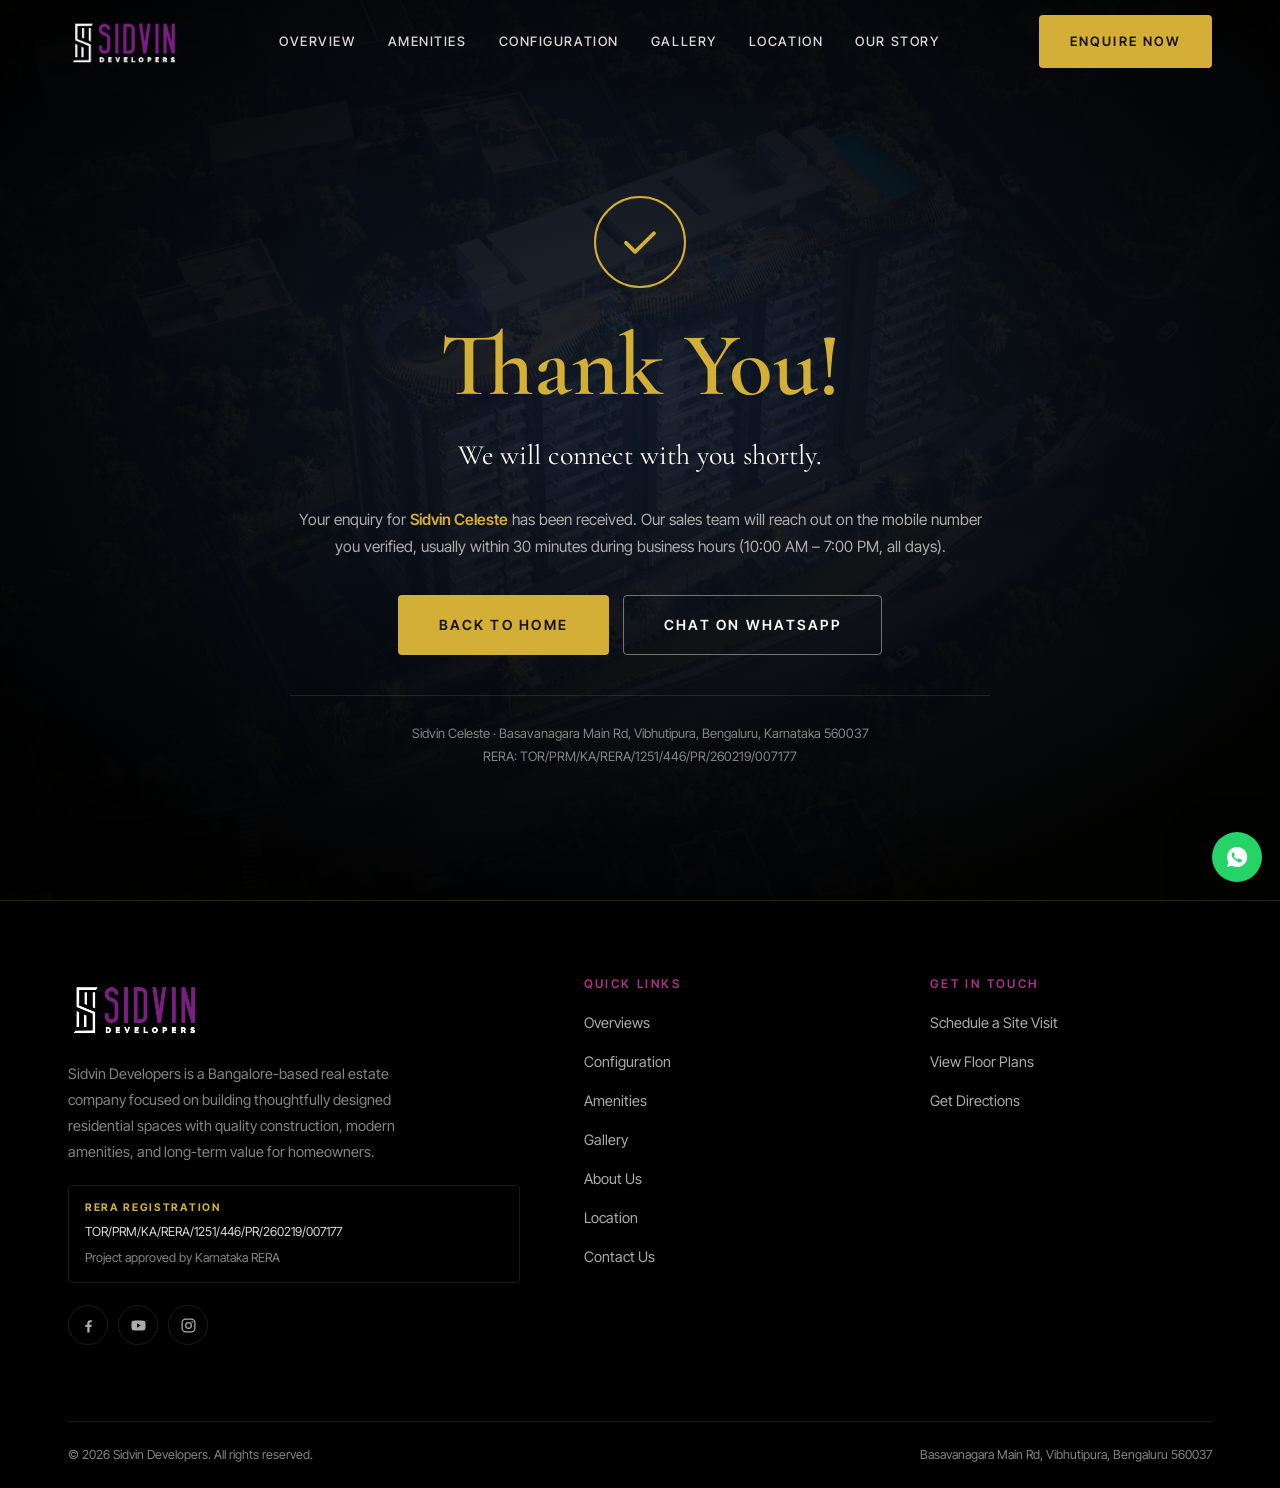
<file: thank-you.html>
<!DOCTYPE html>
<html lang="en">
<head>
<meta charset="utf-8">
<meta name="viewport" content="width=device-width, initial-scale=1">
<title>Thank You — Sidvin Celeste</title>
<meta name="description" content="Thank you for your enquiry. The Sidvin Celeste team will connect with you shortly.">
<meta name="robots" content="noindex, follow">
<link rel="canonical" href="https://sidvinceleste.com/thank-you/">

<link rel="icon" href="assets/images/cropped-cropped-logo-bg.png">

<link rel="preconnect" href="https://fonts.googleapis.com">
<link rel="preconnect" href="https://fonts.gstatic.com" crossorigin>
<link href="https://fonts.googleapis.com/css2?family=Cormorant+Garamond:wght@400;500;600;700&family=Inter+Tight:ital,wght@0,300;0,400;0,500;0,600;0,700;1,400;1,600&family=Playfair+Display:wght@500;600;700&display=swap" rel="stylesheet">

<link rel="stylesheet" href="assets/css/styles.css?v=2">
</head>

<body data-page="thank-you">

<!-- ============================== HEADER ============================== -->
<header class="site-header" id="siteHeader">
  <div class="shell">
    <a class="brand" href="index.html" aria-label="Sidvin Celeste home">
      <img src="assets/images/logomain-scaled-1-1024x497.png" alt="Sidvin Celeste">
    </a>

    <nav class="nav" id="primaryNav" aria-label="Primary">
      <a href="index.html#overview">Overview</a>
      <a href="index.html#amenities">Amenities</a>
      <a href="index.html#configuration">Configuration</a>
      <a href="index.html#gallery">Gallery</a>
      <a href="index.html#location">Location</a>
      <a href="index.html#story">Our Story</a>
    </nav>

    <div class="header-actions">
      <a class="btn header-cta" href="index.html#contact">Enquire Now</a>
      <button type="button" class="nav-toggle" id="navToggle" aria-expanded="false" aria-controls="primaryNav" aria-label="Menu">
        <span></span><span></span><span></span>
      </button>
    </div>
  </div>
</header>

<main>
  <section class="thanks">
    <div class="thanks__bg">
      <img src="assets/images/6286-12-AR-BIRD-copy-scaled-1.png" alt="" aria-hidden="true">
    </div>

    <div class="thanks__inner">
      <div class="thanks__mark" aria-hidden="true">
        <svg viewBox="0 0 24 24" fill="none" stroke="currentColor" stroke-width="2.2" stroke-linecap="round" stroke-linejoin="round">
          <path d="m4 12.5 5.2 5.2L20 7"/>
        </svg>
      </div>

      <h1>Thank You!</h1>
      <p class="thanks__sub" id="thanksSub">We will connect with you shortly.</p>

      <p class="note">Your enquiry for <strong id="thanksConfig">Sidvin Celeste</strong> has been received. Our sales team will reach out on the mobile number you verified, usually within 30 minutes during business hours (10:00 AM – 7:00 PM, all days).</p>

      <div class="thanks__actions">
        <a class="btn btn--lg" href="index.html">Back to Home</a>
        <a class="btn btn--lg btn--ghost-light" id="waThanks" href="#" target="_blank" rel="noopener">Chat on WhatsApp</a>
      </div>

      <p class="thanks__meta">
        Sidvin Celeste · Basavanagara Main Rd, Vibhutipura, Bengaluru, Karnataka 560037<br>
        RERA: TOR/PRM/KA/RERA/1251/446/PR/260219/007177
      </p>
    </div>
  </section>
</main>

<!-- ============================== FOOTER ============================== -->
<footer class="site-footer">
  <div class="shell">
    <div class="footer-top">

      <div class="footer-brand">
        <img src="assets/images/logomain-scaled-1-1024x497.png" alt="Sidvin Celeste">
        <p>Sidvin Developers is a Bangalore-based real estate company focused on building thoughtfully designed residential spaces with quality construction, modern amenities, and long-term value for homeowners.</p>

        <div class="rera">
          <b>RERA Registration</b>
          <code>TOR/PRM/KA/RERA/1251/446/PR/260219/007177</code>
          <div style="margin-top:6px;">Project approved by Karnataka RERA</div>
        </div>

        <div class="socials">
          <a href="#" aria-label="Facebook"><svg viewBox="0 0 24 24" fill="currentColor"><path d="M13.5 22v-8h2.7l.4-3.1h-3.1V8.9c0-.9.25-1.5 1.55-1.5h1.65V4.6A22 22 0 0 0 14.3 4.5c-2.4 0-4 1.45-4 4.12v2.28H7.6V14h2.7v8Z"/></svg></a>
          <a href="#" aria-label="YouTube"><svg viewBox="0 0 24 24" fill="currentColor"><path d="M21.6 7.2a2.5 2.5 0 0 0-1.75-1.77C18.3 5 12 5 12 5s-6.3 0-7.85.43A2.5 2.5 0 0 0 2.4 7.2 26 26 0 0 0 2 12a26 26 0 0 0 .4 4.8 2.5 2.5 0 0 0 1.75 1.77C5.7 19 12 19 12 19s6.3 0 7.85-.43a2.5 2.5 0 0 0 1.75-1.77A26 26 0 0 0 22 12a26 26 0 0 0-.4-4.8ZM10 15.1V8.9l5.2 3.1Z"/></svg></a>
          <a href="#" aria-label="Instagram"><svg viewBox="0 0 24 24" fill="none" stroke="currentColor" stroke-width="1.8"><rect x="3" y="3" width="18" height="18" rx="5"/><circle cx="12" cy="12" r="4"/><circle cx="17.2" cy="6.8" r="1.1" fill="currentColor" stroke="none"/></svg></a>
        </div>
      </div>

      <div class="footer-col">
        <h4>Quick Links</h4>
        <ul>
          <li><a href="index.html#overview">Overviews</a></li>
          <li><a href="index.html#configuration">Configuration</a></li>
          <li><a href="index.html#amenities">Amenities</a></li>
          <li><a href="index.html#gallery">Gallery</a></li>
          <li><a href="index.html#about">About Us</a></li>
          <li><a href="index.html#location">Location</a></li>
          <li><a href="index.html#contact">Contact Us</a></li>
        </ul>
      </div>

      <div class="footer-col">
        <h4>Get in Touch</h4>
        <ul>
          <li><a href="index.html#contact">Schedule a Site Visit</a></li>
          <li><a href="index.html#configuration">View Floor Plans</a></li>
          <li><a href="index.html#location">Get Directions</a></li>
        </ul>
      </div>

    </div>

    <div class="footer-bottom">
      <span>© <span id="year">2026</span> Sidvin Developers. All rights reserved.</span>
      <span>Basavanagara Main Rd, Vibhutipura, Bengaluru 560037</span>
    </div>
  </div>
</footer>

<div class="floaties">
  <button type="button" class="floatie floatie--top" id="toTop" aria-label="Scroll to top">
    <svg viewBox="0 0 24 24" fill="none" stroke="currentColor" stroke-width="2" stroke-linecap="round" stroke-linejoin="round"><path d="m18 15-6-6-6 6"/></svg>
  </button>
  <a class="floatie floatie--wa" id="waLink" href="#" target="_blank" rel="noopener" aria-label="WhatsApp us">
    <svg viewBox="0 0 24 24" fill="currentColor"><path d="M12 2a10 10 0 0 0-8.6 15L2 22l5.2-1.35A10 10 0 1 0 12 2Zm5.1 14.1c-.22.6-1.3 1.17-1.78 1.22-.46.05-1.03.07-1.66-.1a13.6 13.6 0 0 1-5.9-4.6c-.44-.6-1.16-1.7-1.16-2.86s.6-1.73.82-1.97a.86.86 0 0 1 .62-.28h.45c.15 0 .34-.03.53.4l.73 1.76c.06.13.1.28.01.45l-.28.42-.4.44c-.13.13-.27.27-.12.53.15.26.66 1.09 1.42 1.77.97.87 1.79 1.14 2.05 1.27.26.13.41.11.56-.07l.8-.94c.19-.22.34-.17.57-.09l1.63.77c.24.11.4.17.46.27.06.1.06.58-.16 1.18Z"/></svg>
  </a>
</div>

<script src="assets/js/config.js?v=2"></script>
<script src="assets/js/lead-form.js?v=2"></script>
<script src="assets/js/site.js?v=2"></script>
<script>
  /* Personalise the confirmation using the values captured on submit. */
  (function () {
    try {
      var name = sessionStorage.getItem('sc_lead_name');
      var conf = sessionStorage.getItem('sc_lead_config');
      if (name) {
        document.getElementById('thanksSub').textContent =
          'Thank you, ' + name.split(' ')[0] + '. We will connect with you shortly.';
      }
      if (conf) {
        document.getElementById('thanksConfig').textContent = 'a ' + conf + ' at Sidvin Celeste';
      }
    } catch (e) {}

    var wa = (window.SITE_CONFIG && window.SITE_CONFIG.WHATSAPP_NUMBER);
    if (wa) {
      var url = 'https://wa.me/' + wa + '?text=' +
        encodeURIComponent("Hi, I just enquired about Sidvin Celeste. Please share the details.");
      var t = document.getElementById('waThanks');
      if (t) t.href = url;
    }
  })();
</script>
</body>
</html>
</file>
<file: assets/css/styles.css>
/* ==================================================================
   SIDVIN CELESTE — STYLESHEET
   ------------------------------------------------------------------
   Palette and typography taken from the live site's Elementor CSS
   (post-6.css). Every value below is the real one, not an approximation.
   ================================================================== */

/* ------------------------------------------------------------------
   TOKENS
   ------------------------------------------------------------------ */
:root {
  /* Surfaces — the site is dark throughout */
  --bg:         #080A0F;   /* deepest section base            */
  --bg-alt:     #0F0F0F;   /* alternating section base        */
  --black:      #000000;   /* gradient terminus               */
  --navy:       #0B172D;   /* navy gradient stop              */
  --navy-2:     #0C1930;   /* navy gradient stop              */
  --field-bg:   #0D1C34;   /* form field fill                 */

  /* Brand */
  --gold:       #D4AF37;   /* headings, accents, buttons      */
  --gold-soft:  #E8CE7A;
  --gold-deep:  #A8862A;
  --accent:     #AA3186;   /* uppercase section labels        */
  --accent-2:   #A32889;

  /* Text */
  --white:      #FFFFFF;
  --text:       #DDD7D7;   /* body copy                       */
  --text-muted: #AFABAB;   /* secondary copy                  */
  --text-dim:   #878383;   /* small labels                    */
  --text-warm:  #CBC8C0;   /* italic pull quotes              */

  --line:       rgba(212, 175, 55, .22);
  --line-soft:  rgba(255, 255, 255, .10);
  --danger:     #FF6B6B;
  --success:    #4ADE80;

  /* Gradients lifted verbatim from the live CSS */
  --grad-hero:  linear-gradient(0deg, #0C1930 5%, #000000 42%);
  --grad-down:  linear-gradient(180deg, #0B172D 23%, #000000 100%);
  --grad-up:    linear-gradient(180deg, #080A0F 0%, #0B172D 100%);

  /* Typography */
  --font-display: 'Cormorant Garamond', 'Times New Roman', serif;
  --font-body:    'Inter Tight', 'Helvetica Neue', Arial, sans-serif;
  --font-alt:     'Playfair Display', 'Cormorant Garamond', serif;

  /* Rhythm */
  --shell:      1240px;
  --gutter:     clamp(20px, 5vw, 48px);
  --section-y:  clamp(64px, 8vw, 118px);
  --radius:     4px;
  --radius-lg:  8px;

  --shadow-md:  0 14px 46px rgba(0, 0, 0, .55);
  --shadow-lg:  0 36px 100px rgba(0, 0, 0, .72);

  --header-h:   84px;
  --ease:       cubic-bezier(.22, .61, .36, 1);
}

/* ------------------------------------------------------------------
   RESET
   ------------------------------------------------------------------ */
*, *::before, *::after { box-sizing: border-box; }

html {
  scroll-behavior: smooth;
  scroll-padding-top: calc(var(--header-h) + 12px);
  -webkit-text-size-adjust: 100%;
}

body {
  margin: 0;
  font-family: var(--font-body);
  font-size: 16px;
  font-weight: 400;
  line-height: 1.75;
  color: var(--text);
  background: var(--bg);
  overflow-x: hidden;
}

body.modal-open { overflow: hidden; }

img { max-width: 100%; display: block; height: auto; }
a { color: inherit; text-decoration: none; }
button { font: inherit; cursor: pointer; }

/* Class-based display rules below would otherwise beat the UA [hidden] rule,
   leaving the modal, lightbox and OTP panel invisible but still clickable. */
[hidden] { display: none !important; }

h1, h2, h3, h4 {
  font-family: var(--font-display);
  font-weight: 600;
  line-height: 1.12;
  margin: 0;
  color: var(--gold);
}

p { margin: 0 0 1.15em; }
p:last-child { margin-bottom: 0; }

::selection { background: var(--gold); color: var(--black); }

:focus-visible { outline: 2px solid var(--gold); outline-offset: 3px; }

/* ------------------------------------------------------------------
   LAYOUT PRIMITIVES
   ------------------------------------------------------------------ */
.shell {
  width: 100%;
  max-width: var(--shell);
  margin-inline: auto;
  padding-inline: var(--gutter);
}

.section { padding-block: var(--section-y); position: relative; }
.section--base    { background: var(--bg); }
.section--alt     { background: var(--bg-alt); }
.section--grad    { background: var(--grad-up); }
.section--graddwn { background: var(--grad-down); }

.section-head { max-width: 760px; margin-bottom: clamp(36px, 5vw, 64px); }
.section-head--center { margin-inline: auto; text-align: center; }

/* Uppercase magenta label — matches "Inter Tight, 20px, 600, uppercase, #AA3186" */
.eyebrow {
  display: inline-block;
  font-family: var(--font-body);
  font-size: 15px;
  font-weight: 600;
  letter-spacing: .18em;
  text-transform: uppercase;
  color: var(--accent);
  margin-bottom: 14px;
}

/* Gold display heading — matches "Cormorant Garamond, 48px, 600, #D4AF37" */
.section-title {
  font-size: clamp(32px, 4.6vw, 48px);
  font-weight: 600;
  color: var(--gold);
  margin-bottom: 18px;
}

.section-sub {
  font-size: clamp(15px, 1.5vw, 17px);
  color: var(--text-muted);
  max-width: 64ch;
}
.section-head--center .section-sub { margin-inline: auto; }

.rule {
  width: 64px; height: 2px;
  background: var(--gold);
  margin-bottom: 22px;
}
.section-head--center .rule { margin-inline: auto; }

/* ------------------------------------------------------------------
   BUTTONS
   ------------------------------------------------------------------ */
.btn {
  --btn-bg: var(--gold);
  --btn-fg: #14100A;
  display: inline-flex;
  align-items: center;
  justify-content: center;
  gap: 10px;
  padding: 14px 30px;
  border: 1px solid transparent;
  border-radius: var(--radius);
  background: var(--btn-bg);
  color: var(--btn-fg);
  font-family: var(--font-body);
  font-size: 13px;
  font-weight: 600;
  letter-spacing: .16em;
  text-transform: uppercase;
  transition: transform .25s var(--ease), background .25s var(--ease),
              color .25s var(--ease), box-shadow .25s var(--ease);
  white-space: nowrap;
}
.btn:hover { transform: translateY(-2px); box-shadow: 0 10px 30px rgba(212,175,55,.28); }
.btn:active { transform: translateY(0); }
.btn[disabled] { opacity: .55; cursor: not-allowed; transform: none; box-shadow: none; }

.btn--outline {
  --btn-bg: transparent;
  --btn-fg: var(--gold);
  border-color: var(--gold);
}
.btn--outline:hover { background: var(--gold); color: #14100A; box-shadow: none; }

.btn--ghost-light {
  --btn-bg: transparent;
  --btn-fg: var(--white);
  border-color: rgba(255,255,255,.42);
}
.btn--ghost-light:hover { background: var(--white); color: var(--black); box-shadow: none; }

.btn--block { width: 100%; }
.btn--lg { padding: 17px 40px; font-size: 14px; }

/* ------------------------------------------------------------------
   HEADER
   ------------------------------------------------------------------ */
.site-header {
  position: fixed;
  inset: 0 0 auto 0;
  z-index: 900;
  height: var(--header-h);
  display: flex;
  align-items: center;
  background: transparent;
  transition: background .35s var(--ease), box-shadow .35s var(--ease),
              height .35s var(--ease), border-color .35s var(--ease);
  border-bottom: 1px solid transparent;
}
.site-header.is-stuck {
  background: rgba(8, 10, 15, .94);
  backdrop-filter: blur(12px);
  border-bottom-color: var(--line);
  height: 70px;
}

.site-header .shell {
  display: flex;
  align-items: center;
  justify-content: space-between;
  gap: 24px;
  width: 100%;
}

.brand { display: flex; align-items: center; }
.brand img {
  height: 54px;
  width: auto;
  transition: height .35s var(--ease);
}
.site-header.is-stuck .brand img { height: 44px; }

.nav { display: flex; align-items: center; gap: 32px; }

.nav a {
  position: relative;
  font-size: 13px;
  font-weight: 500;
  letter-spacing: .12em;
  text-transform: uppercase;
  color: var(--text);
  transition: color .25s var(--ease);
}
.nav a::after {
  content: '';
  position: absolute;
  left: 0; bottom: -6px;
  width: 0; height: 1.5px;
  background: var(--gold);
  transition: width .3s var(--ease);
}
.nav a:hover::after, .nav a.is-active::after { width: 100%; }
.nav a:hover, .nav a.is-active { color: var(--gold); }

.header-actions { display: flex; align-items: center; gap: 14px; }

.nav-toggle {
  display: none;
  width: 44px; height: 44px;
  border: 0;
  background: transparent;
  padding: 0;
  position: relative;
}
.nav-toggle span {
  position: absolute;
  left: 10px;
  width: 24px; height: 2px;
  background: var(--gold);
  transition: transform .3s var(--ease), opacity .2s var(--ease);
}
.nav-toggle span:nth-child(1) { top: 15px; }
.nav-toggle span:nth-child(2) { top: 21px; }
.nav-toggle span:nth-child(3) { top: 27px; }
.nav-toggle[aria-expanded="true"] span:nth-child(1) { transform: translateY(6px) rotate(45deg); }
.nav-toggle[aria-expanded="true"] span:nth-child(2) { opacity: 0; }
.nav-toggle[aria-expanded="true"] span:nth-child(3) { transform: translateY(-6px) rotate(-45deg); }

/* ------------------------------------------------------------------
   HERO
   ------------------------------------------------------------------ */
.hero {
  position: relative;
  min-height: 100vh;
  min-height: 100svh;
  display: flex;
  align-items: center;
  padding-top: calc(var(--header-h) + 40px);
  padding-bottom: 60px;
  background-color: var(--bg-alt);
  overflow: hidden;
}

.hero-media { position: absolute; inset: 0; z-index: 0; }
.hero-media img {
  width: 100%; height: 100%;
  object-fit: cover;
  object-position: bottom center;   /* matches the live rule */
  animation: heroDrift 26s ease-in-out infinite alternate;
}
@keyframes heroDrift {
  from { transform: scale(1.03); }
  to   { transform: scale(1.11); }
}
.hero-media::after {
  content: '';
  position: absolute; inset: 0;
  background:
    linear-gradient(0deg, rgba(12,25,48,.94) 5%, rgba(0,0,0,.55) 42%, rgba(0,0,0,.72) 100%),
    linear-gradient(90deg, rgba(8,10,15,.86) 0%, rgba(8,10,15,.18) 64%);
}

.hero .shell {
  position: relative;
  z-index: 2;
  display: grid;
  grid-template-columns: minmax(0, 1.15fr) minmax(340px, 430px);
  gap: clamp(32px, 5vw, 72px);
  align-items: center;
  width: 100%;
}

.hero-copy { max-width: 640px; }

.hero-tag {
  display: inline-flex;
  align-items: center;
  gap: 10px;
  padding: 7px 16px;
  border: 1px solid rgba(212,175,55,.5);
  border-radius: 100px;
  font-size: 11.5px;
  font-weight: 500;
  letter-spacing: .2em;
  text-transform: uppercase;
  color: var(--gold-soft);
  margin-bottom: 24px;
}
.hero-tag i {
  width: 6px; height: 6px;
  border-radius: 50%;
  background: var(--gold);
  box-shadow: 0 0 0 0 rgba(212,175,55,.7);
  animation: pulse 2.4s infinite;
}
@keyframes pulse {
  70%  { box-shadow: 0 0 0 9px rgba(212,175,55,0); }
  100% { box-shadow: 0 0 0 0 rgba(212,175,55,0); }
}

.hero-title {
  font-size: clamp(40px, 6.4vw, 78px);
  line-height: 1.04;
  color: var(--white);
  margin-bottom: 20px;
  text-wrap: balance;
}
.hero-title em { font-style: normal; color: var(--gold); }

.hero-sub {
  font-family: var(--font-body);
  font-size: clamp(13px, 1.6vw, 16px);
  font-weight: 500;
  letter-spacing: .16em;
  text-transform: uppercase;
  color: var(--text-warm);
  margin-bottom: 30px;
}

.hero-points {
  list-style: none;
  margin: 0 0 34px;
  padding: 0;
  display: flex;
  flex-wrap: wrap;
  gap: 10px 26px;
}
.hero-points li {
  display: flex;
  align-items: center;
  gap: 9px;
  font-size: 14.5px;
  color: var(--text);
}
.hero-points svg { width: 16px; height: 16px; color: var(--gold); flex: none; }

.hero-actions { display: flex; flex-wrap: wrap; gap: 14px; }

.hero-scroll {
  position: absolute;
  left: 50%; bottom: 26px;
  transform: translateX(-50%);
  z-index: 2;
  display: grid;
  place-items: center;
  gap: 8px;
  color: var(--text-dim);
  font-size: 10.5px;
  letter-spacing: .26em;
  text-transform: uppercase;
}
.hero-scroll span {
  width: 1px; height: 42px;
  background: linear-gradient(var(--gold), transparent);
  animation: scrollLine 2s ease-in-out infinite;
}
@keyframes scrollLine {
  0%, 100% { opacity: .3; transform: scaleY(.6); transform-origin: top; }
  50%      { opacity: 1;  transform: scaleY(1);  transform-origin: top; }
}

/* ------------------------------------------------------------------
   FORM CARD
   ------------------------------------------------------------------ */
.form-card {
  background: rgba(11, 23, 45, .88);
  backdrop-filter: blur(8px);
  border: 1px solid var(--line);
  border-radius: var(--radius-lg);
  box-shadow: var(--shadow-lg);
  overflow: hidden;
}

.form-card__head {
  background: var(--navy-2);
  border-bottom: 1px solid var(--line);
  padding: 22px 28px 20px;
  text-align: center;
}
.form-card__head h3 { font-size: 27px; color: var(--gold); margin-bottom: 5px; }
.form-card__head p {
  font-family: var(--font-body);
  font-size: 11.5px;
  font-weight: 500;
  letter-spacing: .16em;
  text-transform: uppercase;
  color: var(--text-dim);
  margin: 0;
}

.form-card__body { padding: 24px 28px 28px; }

.lead-form { display: grid; gap: 14px; }

.field { position: relative; display: grid; gap: 6px; }

.field > label {
  font-size: 11.5px;
  font-weight: 600;
  letter-spacing: .14em;
  text-transform: uppercase;
  color: var(--text-dim);
}
.field > label .req { color: var(--gold); margin-left: 2px; }

.field input,
.field select {
  width: 100%;
  padding: 13px 14px;
  border: 1px solid rgba(255,255,255,.12);
  border-radius: var(--radius);
  background: var(--field-bg);
  color: var(--white);
  font-family: inherit;
  font-size: 15px;
  transition: border-color .2s var(--ease), box-shadow .2s var(--ease);
  appearance: none;
}
.field input::placeholder { color: #6C7A8C; }
.field input:focus, .field select:focus {
  outline: none;
  border-color: var(--gold);
  box-shadow: 0 0 0 3px rgba(212,175,55,.16);
}
.field select option { background: var(--field-bg); color: var(--white); }

.field select {
  background-image: url("data:image/svg+xml,%3Csvg xmlns='http://www.w3.org/2000/svg' width='12' height='8' viewBox='0 0 12 8'%3E%3Cpath fill='%23D4AF37' d='M1 1l5 5 5-5'/%3E%3C/svg%3E");
  background-repeat: no-repeat;
  background-position: right 14px center;
  padding-right: 36px;
  cursor: pointer;
}

.field--phone .phone-wrap { display: flex; align-items: stretch; }
.field--phone .cc {
  display: inline-flex;
  align-items: center;
  padding: 0 12px;
  border: 1px solid rgba(255,255,255,.12);
  border-right: 0;
  border-radius: var(--radius) 0 0 var(--radius);
  background: rgba(255,255,255,.05);
  color: var(--text-muted);
  font-size: 14.5px;
  white-space: nowrap;
}
.field--phone input { border-radius: 0 var(--radius) var(--radius) 0; }

.field.has-error input,
.field.has-error select,
.field.has-error .cc { border-color: var(--danger); }

.field-error { font-size: 12.5px; line-height: 1.4; color: var(--danger); }
.field:not(.has-error) .field-error { display: none; }

.verified-badge {
  display: inline-flex;
  align-items: center;
  gap: 6px;
  font-size: 12.5px;
  color: var(--success);
  font-weight: 600;
  text-transform: none;
  letter-spacing: 0;
}
.verified-badge svg { width: 14px; height: 14px; }

/* OTP panel */
.otp-panel {
  border: 1px dashed var(--gold);
  background: rgba(212,175,55,.07);
  border-radius: var(--radius);
  padding: 16px;
  display: grid;
  gap: 12px;
  animation: fadeUp .3s var(--ease);
}
@keyframes fadeUp {
  from { opacity: 0; transform: translateY(6px); }
  to   { opacity: 1; transform: none; }
}

.otp-panel__head {
  display: flex;
  align-items: baseline;
  justify-content: space-between;
  gap: 10px;
  font-size: 13px;
  color: var(--text-muted);
}
.otp-panel__head strong { color: var(--white); font-weight: 500; }
.otp-edit {
  border: 0; background: none; padding: 0;
  color: var(--gold);
  font-size: 12.5px;
  text-decoration: underline;
}

.otp-row { display: flex; gap: 10px; }
.otp-row input {
  flex: 1;
  padding: 12px 14px;
  border: 1px solid rgba(255,255,255,.14);
  border-radius: var(--radius);
  background: var(--field-bg);
  color: var(--white);
  font-size: 20px;
  letter-spacing: .5em;
  text-align: center;
  font-family: inherit;
}
.otp-row input:focus { outline: none; border-color: var(--gold); box-shadow: 0 0 0 3px rgba(212,175,55,.16); }
.otp-verify { padding-inline: 22px; }

.otp-foot { display: flex; justify-content: space-between; align-items: center; gap: 10px; }
.otp-resend {
  border: 0; background: none; padding: 0;
  color: var(--gold);
  font-size: 12.5px;
  font-weight: 600;
}
.otp-resend[disabled] { color: var(--text-dim); cursor: default; }

.otp-message, .form-message { font-size: 12.5px; line-height: 1.5; margin: 0; }
.otp-message.is-error, .form-message.is-error { color: var(--danger); }
.otp-message.is-ok,    .form-message.is-ok    { color: var(--success); }
.otp-message.is-muted, .form-message.is-muted { color: var(--text-muted); }

.form-consent {
  font-size: 11.5px;
  line-height: 1.5;
  color: var(--text-dim);
  text-align: center;
  margin: 0;
}

/* ------------------------------------------------------------------
   STATS BAND
   ------------------------------------------------------------------ */
.stats {
  background: var(--grad-hero);
  border-top: 1px solid var(--line);
  border-bottom: 1px solid var(--line);
}
.stats .shell {
  display: grid;
  grid-template-columns: repeat(6, 1fr);
  padding-block: clamp(30px, 4vw, 48px);
}
.stat {
  text-align: center;
  padding: 8px 10px;
  border-right: 1px solid var(--line-soft);
}
.stat:last-child { border-right: 0; }
.stat b {
  display: block;
  font-family: var(--font-display);
  font-size: clamp(28px, 3.6vw, 46px);
  font-weight: 600;
  color: var(--gold);
  line-height: 1.1;
}
.stat span {
  display: block;
  margin-top: 6px;
  font-size: 11px;
  font-weight: 500;
  letter-spacing: .18em;
  text-transform: uppercase;
  color: var(--text-dim);
}

/* ------------------------------------------------------------------
   STORY
   ------------------------------------------------------------------ */
.story { background: var(--bg); }
.story-grid {
  display: grid;
  grid-template-columns: minmax(0, 1fr) minmax(0, 1.2fr);
  gap: clamp(36px, 6vw, 84px);
  align-items: start;
}
.story-figure { position: relative; z-index: 0; margin: 0; }
.story-figure img {
  width: 100%;
  aspect-ratio: 3 / 4;
  object-fit: cover;
  border-radius: var(--radius-lg);
}
.story-figure::after {
  content: '';
  position: absolute;
  inset: 18px -18px -18px 18px;
  border: 1px solid var(--gold);
  border-radius: var(--radius-lg);
  z-index: -1;
}
.story-body p { color: var(--text-muted); font-size: 16.5px; }

/* On the live site these lines are wrapped in <span style="color:#d4af37"> */
.story-body .gold { color: var(--gold); }

.story-body .lead {
  font-family: var(--font-display);
  font-size: clamp(22px, 2.5vw, 30px);
  line-height: 1.42;
  color: var(--gold);
}
.story-body .emphasis {
  font-family: var(--font-display);
  font-size: clamp(20px, 2.1vw, 26px);
  color: var(--white);
  line-height: 1.5;
}
.story-close {
  margin-top: 30px;
  padding-top: 26px;
  border-top: 1px solid var(--line);
  font-family: var(--font-display);
  font-size: clamp(24px, 2.8vw, 34px);
  color: var(--gold);
}

/* ------------------------------------------------------------------
   OVERVIEW
   ------------------------------------------------------------------ */
.overview { background: var(--grad-up); }
.overview-grid {
  display: grid;
  grid-template-columns: minmax(0, 1.05fr) minmax(0, 1fr);
  gap: clamp(36px, 6vw, 76px);
  align-items: center;
}
.overview-body p { color: var(--text-muted); }
.overview-body .tagline {
  font-family: var(--font-display);
  font-size: clamp(20px, 2.1vw, 26px);
  color: var(--gold);
}
.overview-figure img {
  width: 100%;
  aspect-ratio: 4 / 3;
  object-fit: cover;
  border-radius: var(--radius-lg);
  border: 1px solid var(--line);
  box-shadow: var(--shadow-md);
}

.spec-grid {
  display: grid;
  grid-template-columns: repeat(auto-fit, minmax(200px, 1fr));
  gap: 18px;
  margin-top: clamp(40px, 5vw, 64px);
}
.spec {
  padding: 28px 24px;
  background: rgba(255,255,255,.03);
  border: 1px solid var(--line-soft);
  border-radius: var(--radius-lg);
  transition: transform .3s var(--ease), border-color .3s var(--ease), background .3s var(--ease);
}
.spec:hover { transform: translateY(-4px); border-color: var(--gold); background: rgba(212,175,55,.06); }
.spec b {
  display: block;
  font-family: var(--font-display);
  font-size: 40px;
  font-weight: 600;
  color: var(--gold);
  line-height: 1;
  margin-bottom: 10px;
}
.spec strong {
  display: block;
  font-family: var(--font-alt);
  font-size: 17px;
  font-weight: 600;
  color: var(--white);
  margin-bottom: 4px;
}
.spec span { font-size: 13.5px; color: var(--text-dim); }

/* ------------------------------------------------------------------
   AMENITIES
   ------------------------------------------------------------------ */
.amenities { background: var(--bg-alt); }
.amenity-grid {
  display: grid;
  grid-template-columns: repeat(4, 1fr);
  gap: 1px;
  background: var(--line-soft);
  border: 1px solid var(--line-soft);
  border-radius: var(--radius-lg);
  overflow: hidden;
}
.amenity {
  background: var(--bg-alt);
  padding: 36px 22px;
  text-align: center;
  display: grid;
  gap: 14px;
  justify-items: center;
  transition: background .3s var(--ease);
}
.amenity:hover { background: var(--navy); }
.amenity svg { width: 32px; height: 32px; color: var(--gold); stroke-width: 1.4; }
.amenity span {
  font-family: var(--font-display);
  font-size: 18px;
  font-weight: 600;
  color: var(--text);
}

.amenities-cta { margin-top: 40px; text-align: center; }

/* ------------------------------------------------------------------
   CONFIGURATION
   ------------------------------------------------------------------ */
.config { background: var(--grad-down); }

.tabs {
  display: flex;
  flex-wrap: wrap;
  justify-content: center;
  gap: 8px;
  margin-bottom: 34px;
}
.tab {
  padding: 12px 26px;
  border: 1px solid var(--line-soft);
  border-radius: 100px;
  background: transparent;
  color: var(--text-muted);
  font-size: 12px;
  font-weight: 500;
  letter-spacing: .14em;
  text-transform: uppercase;
  transition: all .25s var(--ease);
}
.tab:hover { border-color: var(--gold); color: var(--white); }
.tab.is-active { background: var(--gold); border-color: var(--gold); color: #14100A; }

.tab-panel { display: none; }
.tab-panel.is-active { display: block; animation: fadeUp .35s var(--ease); }

.plan-figure {
  background: rgba(255,255,255,.03);
  border: 1px solid var(--line-soft);
  border-radius: var(--radius-lg);
  padding: clamp(16px, 3vw, 30px);
  text-align: center;
  margin: 0;
}
.plan-figure img { margin-inline: auto; max-height: 660px; width: auto; cursor: zoom-in; border-radius: var(--radius); }
.plan-figure figcaption {
  margin-top: 16px;
  font-size: 12px;
  font-weight: 500;
  letter-spacing: .14em;
  text-transform: uppercase;
  color: var(--text-dim);
}

.plan-grid {
  display: grid;
  grid-template-columns: repeat(2, 1fr);
  gap: 24px;
}

.plan-card {
  background: rgba(255,255,255,.03);
  border: 1px solid var(--line-soft);
  border-radius: var(--radius-lg);
  overflow: hidden;
  display: flex;
  flex-direction: column;
  transition: transform .3s var(--ease), border-color .3s var(--ease);
}
.plan-card:hover { transform: translateY(-5px); border-color: var(--gold); }

.plan-card__img {
  position: relative;
  background: var(--white);
  padding: 14px;
}
.plan-card__img img {
  width: 100%;
  aspect-ratio: 16 / 9;
  object-fit: contain;
}
.plan-card__img .zoom {
  position: absolute;
  right: 12px; bottom: 12px;
  width: 38px; height: 38px;
  display: grid; place-items: center;
  border: 0;
  border-radius: 50%;
  background: rgba(8,10,15,.85);
  color: var(--gold);
  transition: background .25s var(--ease), color .25s var(--ease);
}
.plan-card__img .zoom:hover { background: var(--gold); color: var(--black); }
.plan-card__img .zoom svg { width: 17px; height: 17px; }

.plan-card__body { padding: 22px 24px 24px; display: grid; gap: 16px; flex: 1; }

.plan-card__title {
  display: flex;
  align-items: center;
  justify-content: space-between;
  gap: 12px;
}
.plan-card__title h3 { font-family: var(--font-alt); font-size: 28px; color: var(--gold); }
.plan-card__title .facing {
  font-family: var(--font-body);
  font-size: 10.5px;
  font-weight: 600;
  letter-spacing: .18em;
  text-transform: uppercase;
  color: var(--accent);
  border: 1px solid var(--accent);
  border-radius: 100px;
  padding: 4px 12px;
}

.plan-areas { display: grid; grid-template-columns: repeat(3, 1fr); gap: 10px; }
.plan-areas div {
  background: rgba(212,175,55,.07);
  border-radius: var(--radius);
  padding: 12px 10px;
  text-align: center;
}
.plan-areas b {
  display: block;
  font-family: var(--font-display);
  font-size: 23px;
  font-weight: 600;
  color: var(--gold);
  line-height: 1.2;
}
.plan-areas span {
  display: block;
  margin-top: 3px;
  font-size: 10px;
  font-weight: 500;
  letter-spacing: .1em;
  text-transform: uppercase;
  color: var(--text-dim);
}

.plan-table { width: 100%; border-collapse: collapse; font-size: 14px; }
.plan-table th {
  text-align: left;
  font-weight: 400;
  color: var(--text-dim);
  padding: 9px 0;
  border-bottom: 1px solid var(--line-soft);
}
.plan-table td {
  text-align: right;
  padding: 9px 0;
  border-bottom: 1px solid var(--line-soft);
  color: var(--text);
  font-variant-numeric: tabular-nums;
}
.plan-table tr:last-child th, .plan-table tr:last-child td { border-bottom: 0; }

.plan-card .btn { margin-top: auto; }

/* ------------------------------------------------------------------
   GALLERY
   ------------------------------------------------------------------ */
.gallery { background: var(--bg); }
.gallery-grid {
  display: grid;
  grid-template-columns: repeat(4, 1fr);
  grid-auto-rows: 210px;
  grid-auto-flow: dense;
  gap: 14px;
}
.gallery-item {
  position: relative;
  overflow: hidden;
  border-radius: var(--radius);
  background: var(--navy);
  cursor: zoom-in;
  border: 0;
  padding: 0;
  margin: 0;
}
.gallery-item img {
  width: 100%; height: 100%;
  object-fit: cover;
  transition: transform .6s var(--ease);
}
.gallery-item:hover img { transform: scale(1.07); }
.gallery-item figcaption {
  position: absolute;
  inset: auto 0 0 0;
  padding: 30px 16px 14px;
  background: linear-gradient(transparent, rgba(0,0,0,.92));
  color: var(--white);
  font-size: 13px;
  line-height: 1.4;
  text-align: left;
  opacity: 0;
  transform: translateY(8px);
  transition: opacity .3s var(--ease), transform .3s var(--ease);
}
.gallery-item:hover figcaption { opacity: 1; transform: none; }

.gallery-item--wide { grid-column: span 2; }
.gallery-item--tall { grid-row: span 2; }

/* Lightbox */
.lightbox {
  position: fixed;
  inset: 0;
  z-index: 1200;
  display: grid;
  place-items: center;
  padding: 24px;
  background: rgba(0,0,0,.96);
  opacity: 0;
  transition: opacity .3s var(--ease);
}
.lightbox.is-open { opacity: 1; }
.lightbox img { max-width: min(1100px, 94vw); max-height: 86vh; object-fit: contain; }
.lightbox figcaption {
  margin-top: 14px;
  text-align: center;
  color: var(--text-muted);
  font-size: 14px;
}
.lightbox__close, .lightbox__nav {
  position: absolute;
  border: 1px solid rgba(255,255,255,.25);
  background: rgba(255,255,255,.06);
  color: var(--white);
  width: 46px; height: 46px;
  border-radius: 50%;
  display: grid; place-items: center;
  transition: background .25s var(--ease);
}
.lightbox__close:hover, .lightbox__nav:hover { background: var(--gold); color: var(--black); border-color: var(--gold); }
.lightbox__close { top: 22px; right: 22px; }
.lightbox__nav { top: 50%; transform: translateY(-50%); }
.lightbox__nav--prev { left: 22px; }
.lightbox__nav--next { right: 22px; }
.lightbox svg { width: 20px; height: 20px; }

/* ------------------------------------------------------------------
   LOCATION
   ------------------------------------------------------------------ */
.location { background: var(--grad-up); }

.location-top {
  display: grid;
  grid-template-columns: minmax(0, 1fr) minmax(0, 1.1fr);
  gap: clamp(30px, 5vw, 64px);
  align-items: center;
  margin-bottom: clamp(40px, 5vw, 64px);
}
.location-map {
  border-radius: var(--radius-lg);
  overflow: hidden;
  border: 1px solid var(--line);
  box-shadow: var(--shadow-md);
  aspect-ratio: 16 / 11;
  background: var(--navy);
}
.location-map iframe { width: 100%; height: 100%; border: 0; display: block; }

.address-card {
  background: rgba(255,255,255,.03);
  border: 1px solid var(--line-soft);
  border-left: 3px solid var(--gold);
  border-radius: var(--radius);
  padding: 22px 24px;
  margin-top: 24px;
  display: grid;
  gap: 16px;
}
.address-card .row { display: flex; gap: 12px; align-items: flex-start; }
.address-card svg { width: 19px; height: 19px; color: var(--gold); flex: none; margin-top: 4px; }
.address-card dt {
  font-size: 10.5px;
  font-weight: 600;
  letter-spacing: .18em;
  text-transform: uppercase;
  color: var(--accent);
  margin-bottom: 3px;
}
.address-card dd { margin: 0; font-size: 15px; color: var(--text); }

.proximity {
  display: grid;
  grid-template-columns: repeat(auto-fit, minmax(250px, 1fr));
  gap: 20px;
}
.prox-card {
  background: rgba(255,255,255,.03);
  border: 1px solid var(--line-soft);
  border-radius: var(--radius-lg);
  padding: 26px 24px;
  transition: transform .3s var(--ease), border-color .3s var(--ease);
}
.prox-card:hover { transform: translateY(-4px); border-color: var(--gold); }
.prox-card h3 {
  display: flex;
  align-items: center;
  gap: 10px;
  font-family: var(--font-alt);
  font-size: 20px;
  color: var(--gold);
  margin-bottom: 16px;
  padding-bottom: 14px;
  border-bottom: 1px solid var(--line-soft);
}
.prox-card h3 svg { width: 20px; height: 20px; color: var(--gold); flex: none; }
.prox-card ul { list-style: none; margin: 0; padding: 0; display: grid; gap: 10px; }
.prox-card li {
  display: flex;
  justify-content: space-between;
  gap: 14px;
  font-size: 14px;
  color: var(--text-muted);
  line-height: 1.45;
}
.prox-card li em {
  font-style: normal;
  color: var(--gold);
  white-space: nowrap;
  font-size: 13px;
}

/* ------------------------------------------------------------------
   QUOTE BAND
   ------------------------------------------------------------------ */
.quote-band {
  position: relative;
  background: var(--bg-alt);
  text-align: center;
  overflow: hidden;
}
.quote-band__bg { position: absolute; inset: 0; }
.quote-band__bg img { width: 100%; height: 100%; object-fit: cover; opacity: .32; }
.quote-band__bg::after {
  content: '';
  position: absolute; inset: 0;
  background: linear-gradient(180deg, rgba(8,10,15,.86), rgba(0,0,0,.94));
}
.quote-band .shell { position: relative; z-index: 1; }
.quote-band blockquote {
  margin: 0;
  font-family: var(--font-display);
  font-size: clamp(28px, 4.2vw, 48px);
  font-weight: 600;
  line-height: 1.24;
  color: var(--gold);
  max-width: 20ch;
  margin-inline: auto;
}
.quote-band blockquote + blockquote {
  margin-top: 28px;
  padding-top: 28px;
  border-top: 1px solid var(--line);
  font-family: var(--font-body);
  font-size: clamp(16px, 2vw, 20px);
  font-weight: 600;
  font-style: italic;
  color: var(--text-warm);
  max-width: 34ch;
}

/* ------------------------------------------------------------------
   CONTACT
   ------------------------------------------------------------------ */
.contact { background: var(--bg); }
.contact-grid {
  display: grid;
  grid-template-columns: minmax(0, 1fr) minmax(330px, 440px);
  gap: clamp(36px, 6vw, 76px);
  align-items: center;
}
.contact-list { list-style: none; margin: 28px 0 0; padding: 0; display: grid; gap: 20px; }
.contact-list li { display: flex; gap: 14px; align-items: flex-start; }
.contact-list svg { width: 20px; height: 20px; color: var(--gold); flex: none; margin-top: 4px; }
.contact-list b {
  display: block;
  font-size: 10.5px;
  font-weight: 600;
  letter-spacing: .18em;
  text-transform: uppercase;
  color: var(--accent);
}
.contact-list span { font-size: 15.5px; color: var(--text); }

/* ------------------------------------------------------------------
   FOOTER
   ------------------------------------------------------------------ */
.site-footer { background: var(--black); color: var(--text-muted); border-top: 1px solid var(--line); }
.footer-top {
  display: grid;
  grid-template-columns: minmax(0, 1.6fr) minmax(0, 1fr) minmax(0, 1fr);
  gap: clamp(30px, 5vw, 64px);
  padding-block: clamp(48px, 6vw, 76px);
}
.footer-brand img { height: 64px; width: auto; margin-bottom: 20px; }
.footer-brand p { font-size: 14.5px; line-height: 1.8; max-width: 46ch; color: var(--text-dim); }

.rera {
  margin-top: 20px;
  padding: 14px 16px;
  border: 1px solid var(--line-soft);
  border-radius: var(--radius);
  font-size: 12.5px;
  line-height: 1.6;
  color: var(--text-dim);
}
.rera b {
  display: block;
  color: var(--gold);
  letter-spacing: .16em;
  font-size: 10.5px;
  text-transform: uppercase;
  margin-bottom: 5px;
}
.rera code { font-family: var(--font-body); word-break: break-all; color: var(--text); }

.footer-col h4 {
  font-family: var(--font-body);
  font-size: 12px;
  font-weight: 600;
  letter-spacing: .2em;
  text-transform: uppercase;
  color: var(--accent);
  margin-bottom: 18px;
}
.footer-col ul { list-style: none; margin: 0; padding: 0; display: grid; gap: 11px; }
.footer-col a { font-size: 14.5px; transition: color .2s var(--ease), padding-left .2s var(--ease); }
.footer-col a:hover { color: var(--gold); padding-left: 5px; }

.socials { display: flex; gap: 10px; margin-top: 22px; }
.socials a {
  width: 40px; height: 40px;
  display: grid; place-items: center;
  border: 1px solid var(--line-soft);
  border-radius: 50%;
  color: var(--text-muted);
  transition: all .25s var(--ease);
}
.socials a:hover { background: var(--gold); border-color: var(--gold); color: var(--black); padding-left: 0; }
.socials svg { width: 17px; height: 17px; }

.footer-bottom {
  border-top: 1px solid var(--line-soft);
  padding-block: 22px;
  display: flex;
  flex-wrap: wrap;
  gap: 10px 24px;
  justify-content: space-between;
  align-items: center;
  font-size: 12.5px;
  color: var(--text-dim);
}
.disclaimer {
  border-top: 1px solid var(--line-soft);
  padding-block: 20px;
  font-size: 11.5px;
  line-height: 1.7;
  color: #5C5858;
}

/* ------------------------------------------------------------------
   FLOATING ACTIONS
   ------------------------------------------------------------------ */
.floaties {
  position: fixed;
  right: 18px; bottom: 18px;
  z-index: 850;
  display: grid;
  gap: 10px;
  justify-items: center;
}
.floatie {
  width: 50px; height: 50px;
  border-radius: 50%;
  display: grid; place-items: center;
  color: var(--white);
  box-shadow: var(--shadow-md);
  border: 0;
  transition: transform .25s var(--ease);
}
.floatie:hover { transform: scale(1.08); }
.floatie svg { width: 24px; height: 24px; }
.floatie--wa { background: #25D366; }
.floatie--top {
  background: var(--gold);
  color: var(--black);
  opacity: 0; pointer-events: none;
  transition: opacity .3s var(--ease), transform .25s var(--ease);
}
.floatie--top.is-visible { opacity: 1; pointer-events: auto; }

.mobile-bar { display: none; }

/* ------------------------------------------------------------------
   MODAL
   ------------------------------------------------------------------ */
.modal {
  position: fixed;
  inset: 0;
  z-index: 1100;
  display: grid;
  place-items: center;
  padding: 20px;
  overflow-y: auto;
}
.modal__backdrop {
  position: fixed;
  inset: 0;
  background: rgba(0,0,0,.84);
  backdrop-filter: blur(4px);
  opacity: 0;
  transition: opacity .28s var(--ease);
}
.modal.is-open .modal__backdrop { opacity: 1; }

.modal__dialog {
  position: relative;
  width: min(940px, 100%);
  background: var(--bg-alt);
  border: 1px solid var(--line);
  border-radius: var(--radius-lg);
  box-shadow: var(--shadow-lg);
  overflow: hidden;
  display: grid;
  grid-template-columns: minmax(0, .85fr) minmax(0, 1fr);
  opacity: 0;
  transform: translateY(18px) scale(.98);
  transition: opacity .3s var(--ease), transform .3s var(--ease);
  margin-block: auto;
}
.modal.is-open .modal__dialog { opacity: 1; transform: none; }

.modal__aside {
  position: relative;
  background: var(--navy);
  padding: 40px 34px;
  display: flex;
  flex-direction: column;
  justify-content: center;
  overflow: hidden;
}
.modal__aside img {
  position: absolute; inset: 0;
  width: 100%; height: 100%;
  object-fit: cover;
  opacity: .3;
}
.modal__aside::after {
  content: '';
  position: absolute; inset: 0;
  background: linear-gradient(180deg, rgba(11,23,45,.82), rgba(0,0,0,.9));
}
.modal__aside .inner { position: relative; z-index: 2; }
.modal__aside h3 { font-size: clamp(26px, 3vw, 34px); color: var(--gold); margin-bottom: 12px; }
.modal__aside p { font-size: 13px; font-weight: 500; letter-spacing: .12em; text-transform: uppercase; color: var(--text-warm); }
.modal__aside ul { list-style: none; margin: 22px 0 0; padding: 0; display: grid; gap: 11px; }
.modal__aside li { display: flex; gap: 10px; align-items: center; font-size: 14px; color: var(--text); }
.modal__aside li svg { width: 16px; height: 16px; color: var(--gold); flex: none; }

.modal__body { padding: 34px 34px 32px; }
.modal__body > header { margin-bottom: 20px; }
.modal__body > header h3 { font-size: 28px; color: var(--gold); margin-bottom: 4px; }
.modal__body > header p { font-size: 13.5px; color: var(--text-muted); margin: 0; }

.modal__close {
  position: absolute;
  top: 14px; right: 14px;
  z-index: 3;
  width: 38px; height: 38px;
  border: 1px solid var(--line-soft);
  border-radius: 50%;
  background: rgba(0,0,0,.5);
  display: grid; place-items: center;
  color: var(--text-muted);
  transition: all .25s var(--ease);
}
.modal__close:hover { background: var(--gold); color: var(--black); border-color: var(--gold); }
.modal__close svg { width: 16px; height: 16px; }

/* ------------------------------------------------------------------
   THANK YOU PAGE
   ------------------------------------------------------------------ */
.thanks {
  min-height: 100vh;
  min-height: 100svh;
  display: grid;
  place-items: center;
  padding: calc(var(--header-h) + 40px) var(--gutter) 60px;
  background: var(--bg-alt);
  position: relative;
  overflow: hidden;
  text-align: center;
}
.thanks__bg { position: absolute; inset: 0; }
.thanks__bg img { width: 100%; height: 100%; object-fit: cover; opacity: .26; }
.thanks__bg::after {
  content: '';
  position: absolute; inset: 0;
  background: radial-gradient(62% 62% at 50% 42%, rgba(12,25,48,.6), rgba(0,0,0,.95));
}
.thanks__inner { position: relative; z-index: 1; max-width: 700px; }

.thanks__mark {
  width: 92px; height: 92px;
  margin: 0 auto 28px;
  border-radius: 50%;
  display: grid; place-items: center;
  border: 2px solid var(--gold);
  color: var(--gold);
  animation: popIn .55s var(--ease) both;
}
.thanks__mark svg { width: 42px; height: 42px; }
@keyframes popIn {
  from { opacity: 0; transform: scale(.7); }
  to   { opacity: 1; transform: none; }
}
.thanks__mark svg path {
  stroke-dasharray: 48;
  stroke-dashoffset: 48;
  animation: drawCheck .6s var(--ease) .35s forwards;
}
@keyframes drawCheck { to { stroke-dashoffset: 0; } }

.thanks h1 {
  font-size: clamp(46px, 8.5vw, 90px);
  color: var(--gold);
  margin-bottom: 14px;
}
.thanks .thanks__sub {
  font-family: var(--font-display);
  font-size: clamp(20px, 2.6vw, 28px);
  color: var(--white);
  margin-bottom: 26px;
}
.thanks p.note { color: var(--text-muted); font-size: 15.5px; }
.thanks p.note strong { color: var(--gold); font-weight: 600; }
.thanks__actions {
  display: flex;
  flex-wrap: wrap;
  gap: 14px;
  justify-content: center;
  margin-top: 34px;
}
.thanks__meta {
  margin-top: 40px;
  padding-top: 26px;
  border-top: 1px solid var(--line-soft);
  font-size: 13px;
  color: var(--text-dim);
}

/* ------------------------------------------------------------------
   REVEAL ANIMATION
   ------------------------------------------------------------------ */
.reveal {
  opacity: 0;
  transform: translateY(26px);
  transition: opacity .7s var(--ease), transform .7s var(--ease);
}
.reveal.is-in { opacity: 1; transform: none; }

@media (prefers-reduced-motion: reduce) {
  *, *::before, *::after {
    animation-duration: .001ms !important;
    animation-iteration-count: 1 !important;
    transition-duration: .001ms !important;
    scroll-behavior: auto !important;
  }
  .reveal { opacity: 1; transform: none; }
}

/* ------------------------------------------------------------------
   RESPONSIVE
   ------------------------------------------------------------------ */
@media (max-width: 1100px) {
  .hero .shell { grid-template-columns: 1fr; }
  .hero { min-height: auto; padding-top: calc(var(--header-h) + 56px); }
  .hero-copy { max-width: none; }
  .form-card { max-width: 520px; }
  .hero-scroll { display: none; }
  .story-grid, .overview-grid, .contact-grid, .location-top { grid-template-columns: 1fr; }
  .story-figure { max-width: 460px; }
  .story-figure::after { inset: 14px -14px -14px 14px; }
  .footer-top { grid-template-columns: 1fr 1fr; }
  .footer-brand { grid-column: 1 / -1; }
}

@media (max-width: 980px) {
  .nav {
    position: fixed;
    inset: 0 0 auto 0;
    top: var(--header-h);
    flex-direction: column;
    align-items: stretch;
    gap: 0;
    padding: 10px var(--gutter) 22px;
    background: rgba(8,10,15,.99);
    border-bottom: 1px solid var(--line);
    transform: translateY(-12px);
    opacity: 0;
    pointer-events: none;
    transition: opacity .25s var(--ease), transform .25s var(--ease);
    max-height: calc(100vh - var(--header-h));
    overflow-y: auto;
  }
  .nav.is-open { opacity: 1; transform: none; pointer-events: auto; }
  .nav a {
    padding: 14px 0;
    border-bottom: 1px solid var(--line-soft);
    font-size: 14px;
  }
  .nav a::after { display: none; }
  .nav-toggle { display: block; }
  .header-cta { display: none; }
  .site-header.is-nav-open { background: rgba(8,10,15,.99); }

  .amenity-grid { grid-template-columns: repeat(3, 1fr); }
  .plan-grid { grid-template-columns: 1fr; }

  .stats .shell { grid-template-columns: repeat(3, 1fr); gap: 4px 0; }
  .stat:nth-child(3n) { border-right: 0; }
  .stat:nth-child(-n+3) { border-bottom: 1px solid var(--line-soft); padding-bottom: 20px; }
  .stat:nth-child(n+4) { padding-top: 20px; }

  .gallery-grid { grid-template-columns: repeat(2, 1fr); grid-auto-rows: 190px; }
  .gallery-item--wide { grid-column: span 2; }
  .gallery-item--tall { grid-row: span 1; }

  .modal__dialog { grid-template-columns: 1fr; }
  .modal__aside { display: none; }

  .mobile-bar {
    position: fixed;
    inset: auto 0 0 0;
    z-index: 860;
    display: grid;
    grid-template-columns: 1fr 1fr;
    border-top: 1px solid var(--line);
  }
  .mobile-bar a, .mobile-bar button {
    padding: 15px 10px;
    text-align: center;
    font-size: 12.5px;
    font-weight: 600;
    letter-spacing: .14em;
    text-transform: uppercase;
    border: 0;
    background: var(--bg-alt);
    color: var(--gold);
  }
  .mobile-bar .primary { background: var(--gold); color: #14100A; }
  .floaties { bottom: 72px; }
  body { padding-bottom: 52px; }
}

@media (max-width: 640px) {
  :root { --header-h: 70px; }
  .brand img { height: 42px !important; }
  .amenity-grid { grid-template-columns: repeat(2, 1fr); }
  .amenity { padding: 26px 14px; }
  .amenity span { font-size: 16px; }
  .plan-areas { grid-template-columns: 1fr; }
  .plan-areas div { display: flex; align-items: baseline; justify-content: space-between; text-align: left; }
  .plan-areas b { font-size: 19px; }
  .gallery-grid { grid-template-columns: 1fr; grid-auto-rows: 240px; }
  .gallery-item--wide { grid-column: span 1; }
  .footer-top { grid-template-columns: 1fr; }
  .modal { padding: 12px; }
  .modal__body { padding: 28px 22px 26px; }
  .form-card__body { padding: 20px 20px 24px; }
  .form-card__head { padding: 18px 20px 16px; }
  .hero-points { gap: 8px 18px; }
  .otp-row { flex-direction: column; }
  .lightbox__nav { top: auto; bottom: 22px; transform: none; }
  .lightbox__nav--prev { left: calc(50% - 56px); }
  .lightbox__nav--next { right: calc(50% - 56px); }
}
</file>
